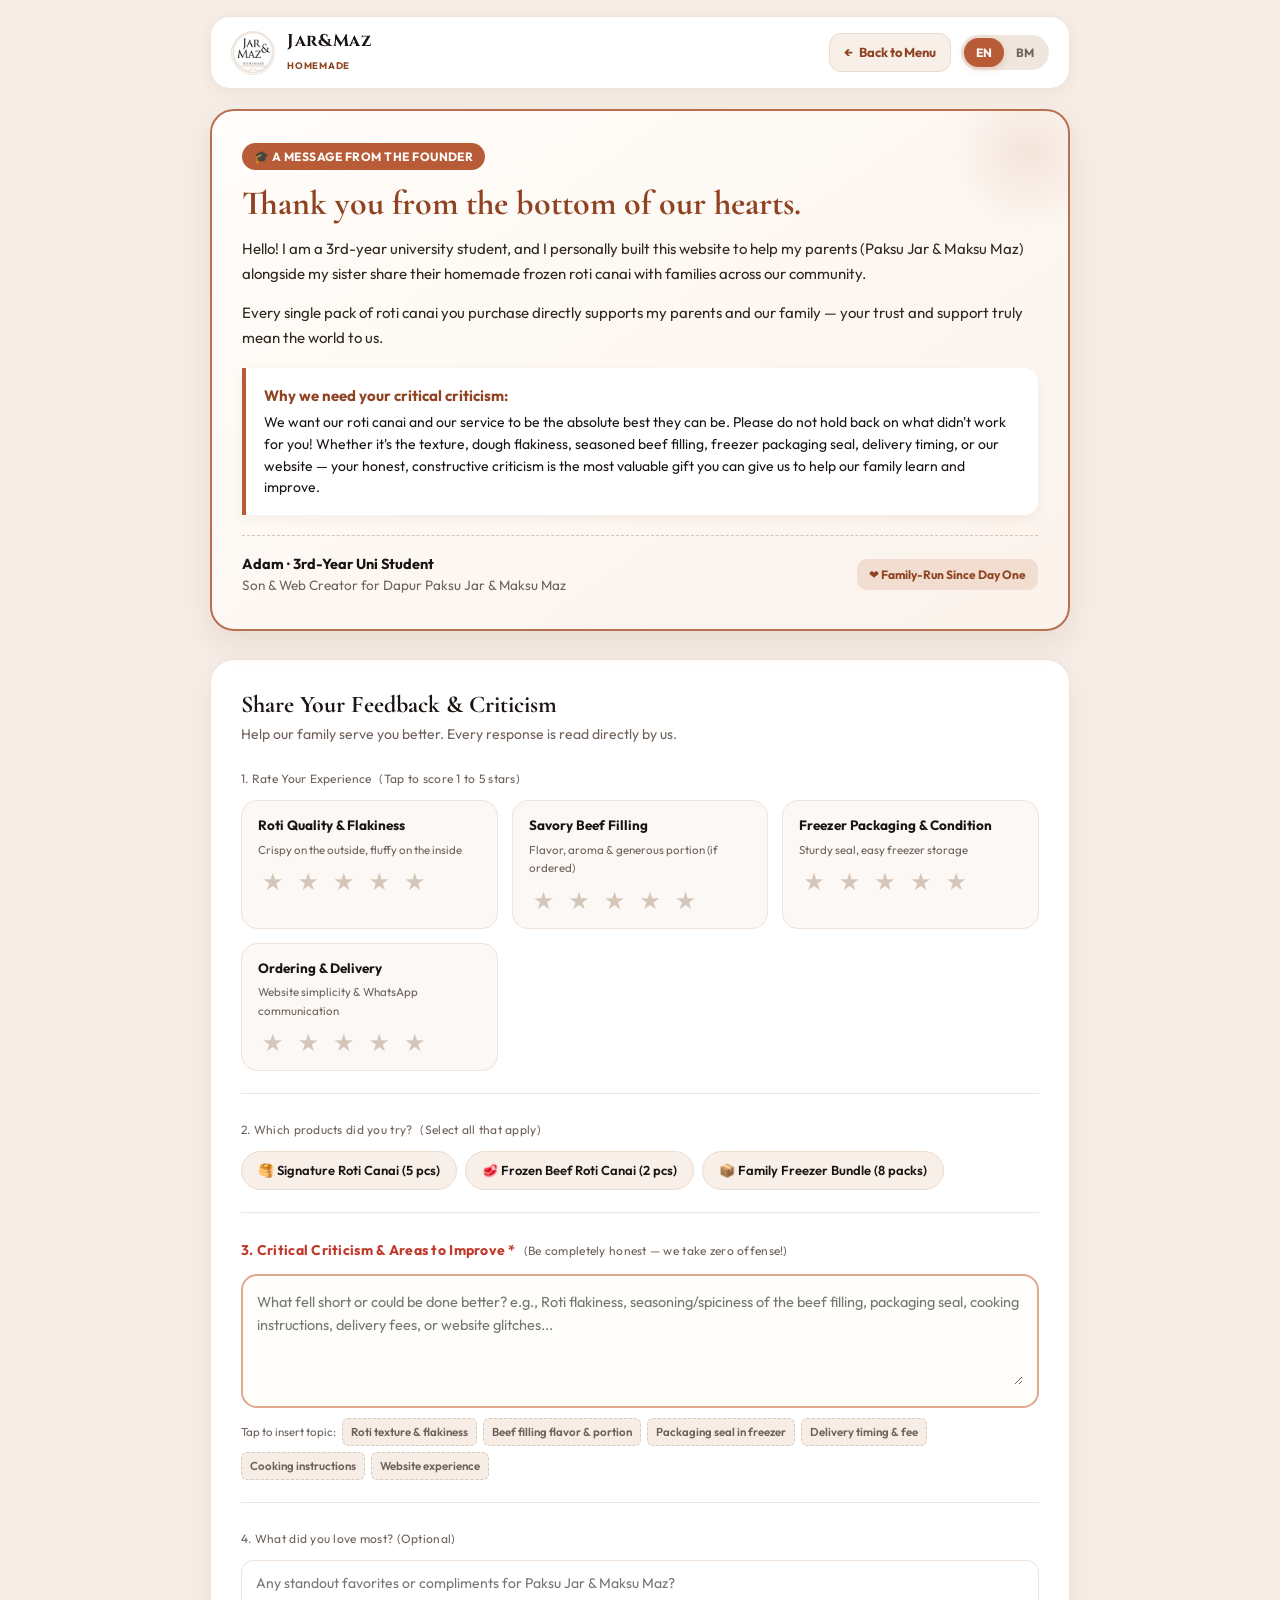
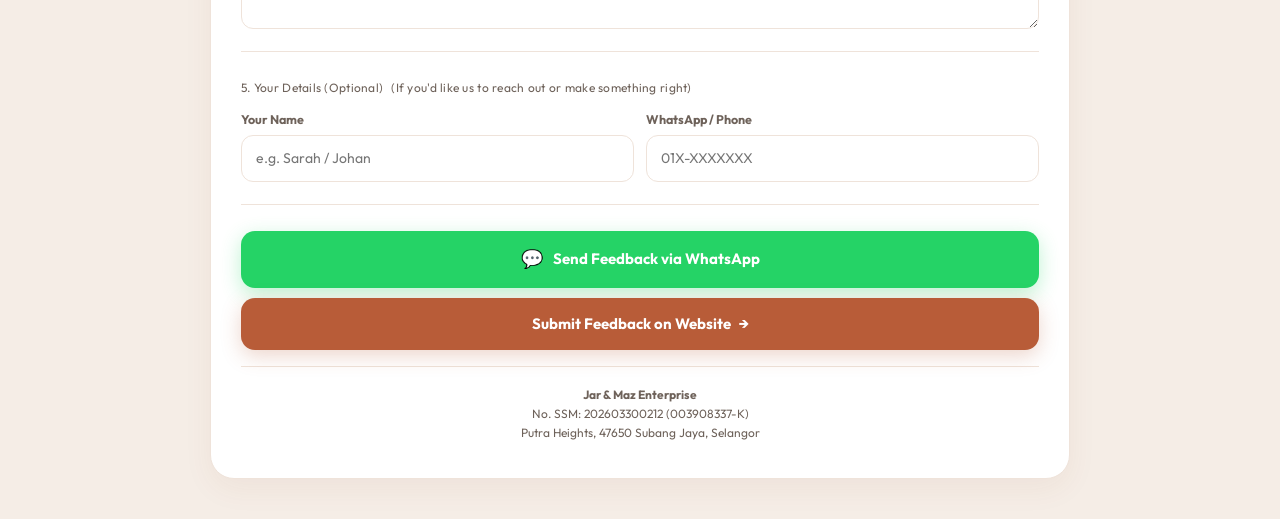
<file: feedback.html>
<!doctype html>
<html lang="en">
<head>
<meta charset="utf-8">
<meta name="viewport" content="width=device-width,initial-scale=1">
<meta name="theme-color" content="#b85c38">
<title>Customer Feedback &amp; Reviews | Jar&amp;Maz Homemade</title>
<meta name="description" content="Customer feedback and reviews for Jar &amp; Maz Homemade (Dapur Paksu Jar &amp; Maksu Maz) artisanal frozen roti canai in Putra Heights, Subang Jaya. Registered business: Jar &amp; Maz Enterprise (SSM 202603300212).">
<link rel="canonical" href="https://jarmazhomemade.com/feedback.html">
<link href="https://fonts.googleapis.com/css2?family=Outfit:wght@400;500;600;700;800&family=Cinzel:wght@500;600;700&family=Cormorant+Garamond:ital,wght@0,600;0,700;1,600&display=swap" rel="stylesheet">
<style>
:root{
  --or:#b85c38;
  --or2:#8f4322;
  --cu:#b87050;
  --bg:#f5ede6;
  --ink:#1a1512;
  --mut:#6e625a;
  --line:#efe3da;
  --ok:#4f7d3a;
  --card-bg:#ffffff;
  --tint:#fbf3ec;
}
*{box-sizing:border-box}
html, body{
  margin:0;
  padding:0;
  overflow-x:hidden;
  background:var(--bg);
  color:var(--ink);
  font:15px/1.6 Outfit,system-ui,sans-serif;
  -webkit-font-smoothing:antialiased;
}
a{color:inherit}
button,input,textarea{font:inherit;color:inherit}
button{cursor:pointer;border:0}
:focus-visible{outline:3px solid #1b6ef3;outline-offset:2px}

.wrap{
  max-width:860px;
  width:calc(100% - 24px);
  margin:16px auto 40px;
  box-sizing:border-box;
}

/* Header */
.top-nav{
  display:flex;
  justify-content:space-between;
  align-items:center;
  gap:12px;
  background:#fff;
  border:1px solid var(--line);
  border-radius:20px;
  padding:12px 20px;
  box-shadow:0 4px 16px rgba(143,67,34,.06);
  margin-bottom:20px;
}
.brand{
  display:flex;
  align-items:center;
  gap:12px;
  text-decoration:none;
}
.brand-img{
  width:44px;
  height:44px;
  border-radius:50%;
  border:1.5px solid var(--line);
  object-fit:cover;
}
.brand-txt b{
  display:block;
  font:700 17px Cinzel,Georgia,serif;
  letter-spacing:.04em;
  color:var(--ink);
}
.brand-sub{
  font-size:9.5px;
  font-weight:700;
  color:var(--or2);
  letter-spacing:.08em;
  text-transform:uppercase;
}
.nav-actions{
  display:flex;
  align-items:center;
  gap:10px;
}
.lg{
  display:flex;
  background:#efe6dd;
  border-radius:99px;
  padding:3px;
}
.lg button{
  background:none;
  border-radius:99px;
  padding:5px 12px;
  font-weight:700;
  font-size:12px;
  color:var(--mut);
  transition:all .2s;
}
.lg button.on{
  background:var(--or);
  color:#fff;
  box-shadow:0 2px 6px rgba(184,92,56,.25);
}
.back-btn{
  display:inline-flex;
  align-items:center;
  gap:6px;
  background:#f7efe8;
  color:var(--or2);
  border:1px solid #ebdcd0;
  border-radius:12px;
  padding:8px 14px;
  font-size:13px;
  font-weight:700;
  text-decoration:none;
  transition:all .2s;
}
.back-btn:hover{
  background:var(--or);
  color:#fff;
  border-color:var(--or);
}

/* Founder Story Card */
.story-card{
  background:linear-gradient(145deg,#fffdfa 0%,#fbf2eb 100%);
  border:2px solid var(--cu);
  border-radius:24px;
  padding:32px 30px;
  box-shadow:0 12px 30px rgba(143,67,34,.1);
  margin-bottom:28px;
  position:relative;
  overflow:hidden;
}
.story-card::before{
  content:'';
  position:absolute;
  top:-40px;
  right:-40px;
  width:160px;
  height:160px;
  background:radial-gradient(circle,rgba(184,92,56,.12) 0%,transparent 70%);
  pointer-events:none;
}
.badge{
  display:inline-flex;
  align-items:center;
  gap:6px;
  background:var(--or);
  color:#fff;
  padding:4px 12px;
  border-radius:99px;
  font-size:12px;
  font-weight:700;
  letter-spacing:.04em;
  text-transform:uppercase;
  margin-bottom:14px;
}
.story-card h1{
  margin:0 0 14px;
  font:700 clamp(24px,3.8vw,34px)/1.15 "Cormorant Garamond",Georgia,serif;
  color:var(--or2);
}
.story-body p{
  margin:0 0 14px;
  color:#312822;
  font-size:15px;
  line-height:1.65;
}
.story-callout{
  background:#fff;
  border-left:4px solid var(--or);
  border-radius:0 14px 14px 0;
  padding:16px 18px;
  margin:18px 0;
  box-shadow:0 4px 12px rgba(143,67,34,.06);
}
.story-callout b{
  color:var(--or2);
  display:block;
  margin-bottom:4px;
  font-size:15px;
}
.story-callout p{
  margin:0;
  font-size:14px;
  color:var(--ink);
  line-height:1.55;
}
.signature{
  margin-top:20px;
  padding-top:16px;
  border-top:1px dashed #d8c3b4;
  display:flex;
  align-items:center;
  justify-content:space-between;
  flex-wrap:wrap;
  gap:12px;
}
.sig-author{
  font-size:13.5px;
  color:var(--mut);
}
.sig-author b{
  color:var(--ink);
  display:block;
  font-size:14.5px;
}
.sig-badge{
  display:inline-flex;
  align-items:center;
  gap:6px;
  background:#f1ded0;
  color:var(--or2);
  padding:6px 12px;
  border-radius:10px;
  font-size:12px;
  font-weight:700;
}

/* Form Container */
.form-card{
  background:#fff;
  border:1px solid var(--line);
  border-radius:24px;
  padding:30px;
  box-shadow:0 10px 30px rgba(143,67,34,.06);
}
.form-card h2{
  margin:0 0 4px;
  font:700 24px "Cormorant Garamond",Georgia,serif;
  color:var(--ink);
}
.form-card .desc{
  margin:0 0 24px;
  color:var(--mut);
  font-size:14px;
}
.sec{
  margin-bottom:26px;
  padding-bottom:22px;
  border-bottom:1px solid var(--line);
}
.sec:last-child{
  border-bottom:0;
  padding-bottom:0;
  margin-bottom:0;
}
.sec-title{
  font-size:14px;
  font-weight:700;
  color:var(--or2);
  letter-spacing:.02em;
  margin-bottom:12px;
  display:flex;
  flex-wrap:wrap;
  align-items:baseline;
  gap:4px 8px;
}
.sec-title span{
  color:var(--mut);
  font-weight:400;
  font-size:12px;
}

/* Rating Grid */
.rate-grid{
  display:grid;
  grid-template-columns:repeat(auto-fit,minmax(250px,1fr));
  gap:14px;
}
.rate-item{
  background:#fbf8f5;
  border:1px solid var(--line);
  border-radius:16px;
  padding:14px 16px;
  display:flex;
  flex-direction:column;
  gap:8px;
}
.rate-label{
  font-size:13.5px;
  font-weight:700;
  color:var(--ink);
}
.rate-hint{
  font-size:11.5px;
  color:var(--mut);
  margin-top:-4px;
}
.stars{
  display:flex;
  gap:6px;
}
.star-btn{
  background:none;
  font-size:24px;
  color:#d5c6ba;
  padding:2px 4px;
  line-height:1;
  transition:transform .15s,color .15s;
}
.star-btn:hover,
.star-btn.on{
  color:#e59124;
  transform:scale(1.15);
}

/* Product Choice Pills */
.chips{
  display:flex;
  flex-wrap:wrap;
  gap:8px;
}
.chip{
  background:#f7efe8;
  color:var(--ink);
  border:1px solid #ebdcd0;
  border-radius:99px;
  padding:8px 16px;
  font-size:13px;
  font-weight:600;
  cursor:pointer;
  transition:all .2s;
  user-select:none;
}
.chip:hover{
  border-color:var(--cu);
}
.chip.selected{
  background:var(--or);
  color:#fff;
  border-color:var(--or);
  box-shadow:0 3px 10px rgba(184,92,56,.25);
}

/* Text Inputs */
.critique-box{
  background:#fffdfa;
  border:2px solid #e2a88e;
  border-radius:16px;
  padding:14px;
  transition:border-color .2s,box-shadow .2s;
}
.critique-box:focus-within{
  border-color:var(--or);
  box-shadow:0 0 0 3px rgba(184,92,56,.15);
}
.critique-box textarea{
  width:100%;
  border:0;
  background:transparent;
  resize:vertical;
  min-height:95px;
  font-size:14.5px;
  outline:none;
  padding:0;
}
.suggest-tags{
  display:flex;
  flex-wrap:wrap;
  gap:6px;
  margin-top:10px;
  align-items:center;
}
.suggest-tag{
  background:#f5ede6;
  color:var(--mut);
  border:1px dashed #dccab8;
  border-radius:6px;
  padding:4px 8px;
  font-size:11.5px;
  font-weight:600;
  cursor:pointer;
  transition:all .15s;
}
.suggest-tag:hover{
  background:#ebdcd0;
  color:var(--or2);
}

.input-row{
  display:grid;
  grid-template-columns:1fr 1fr;
  gap:12px;
}
.field{
  display:flex;
  flex-direction:column;
  gap:6px;
}
.field label{
  font-size:12.5px;
  font-weight:700;
  color:var(--mut);
}
.field input, .field textarea{
  border:1px solid var(--line);
  background:#fff;
  border-radius:12px;
  padding:11px 14px;
  font-size:14px;
  transition:border-color .2s;
}
.field input:focus, .field textarea:focus{
  border-color:var(--or);
  outline:none;
}

/* Action Buttons */
.form-actions{
  display:flex;
  flex-direction:column;
  gap:10px;
  margin-top:24px;
}
.btn-wa{
  background:#25D366;
  color:#fff;
  font-weight:700;
  font-size:15px;
  padding:14px 20px;
  border-radius:14px;
  display:inline-flex;
  align-items:center;
  justify-content:center;
  gap:10px;
  box-shadow:0 6px 20px rgba(37,211,102,.3);
  text-decoration:none;
  transition:transform .2s,box-shadow .2s;
}
.btn-wa:hover{
  transform:translateY(-2px);
  box-shadow:0 8px 24px rgba(37,211,102,.4);
}
.btn-wa:active{
  transform:scale(.98);
}
.btn-submit{
  background:var(--or);
  color:#fff;
  font-weight:700;
  font-size:15px;
  padding:14px 20px;
  border-radius:14px;
  display:inline-flex;
  align-items:center;
  justify-content:center;
  gap:8px;
  box-shadow:0 6px 20px rgba(184,92,56,.25);
  transition:transform .2s,background .2s;
}
.btn-submit:hover{
  background:var(--or2);
  transform:translateY(-2px);
}
.btn-submit:active{
  transform:scale(.98);
}

/* Success Modal */
.modal-bd{
  position:fixed;
  inset:0;
  background:rgba(30,20,12,.6);
  opacity:0;
  pointer-events:none;
  transition:.25s;
  z-index:90;
}
.modal-bd.show{
  opacity:1;
  pointer-events:auto;
}
.success-modal{
  position:fixed;
  inset:0;
  display:grid;
  place-items:center;
  padding:20px;
  z-index:95;
  opacity:0;
  pointer-events:none;
  transition:.25s;
}
.success-modal.show{
  opacity:1;
  pointer-events:auto;
}
.success-card{
  background:#fff;
  max-width:460px;
  width:100%;
  border-radius:24px;
  padding:32px 26px;
  text-align:center;
  box-shadow:0 20px 50px rgba(30,20,12,.3);
  display:flex;
  flex-direction:column;
  align-items:center;
  gap:12px;
}
.success-icon{
  width:72px;
  height:72px;
  border-radius:50%;
  background:#e8f4e2;
  color:var(--ok);
  font-size:36px;
  display:grid;
  place-items:center;
}
.success-card h3{
  margin:0;
  font:700 24px "Cormorant Garamond",Georgia,serif;
  color:var(--ink);
}
.success-card p{
  margin:0;
  color:var(--mut);
  font-size:14px;
  line-height:1.55;
}
.success-actions{
  display:flex;
  flex-direction:column;
  width:100%;
  gap:8px;
  margin-top:14px;
}

@media(max-width:700px){
  .wrap{margin:10px auto 36px;width:calc(100% - 16px)}
  .top-nav{padding:8px 12px;margin-bottom:14px;gap:6px;border-radius:16px}
  .brand{gap:8px;min-width:0}
  .brand-img{width:36px;height:36px;flex:none}
  .brand-txt b{font-size:14px;white-space:nowrap}
  .brand-sub{font-size:8px}
  .nav-actions{gap:6px;flex:none}
  .back-btn{padding:5px 9px;font-size:12px;border-radius:10px}
  .back-btn .btn-lbl{display:none}
  .lg{padding:2px}
  .lg button{padding:3px 8px;font-size:11px}
  .story-card{padding:18px 14px;margin-bottom:18px;border-radius:18px}
  .story-card h1{font-size:clamp(20px,5.5vw,26px);line-height:1.2;margin-bottom:10px}
  .story-body p{font-size:14px;line-height:1.55;margin-bottom:10px}
  .story-callout{padding:12px 14px;margin:14px 0;border-radius:0 10px 10px 0}
  .form-card{padding:16px 12px;border-radius:18px}
  .rate-grid{grid-template-columns:1fr;gap:10px}
  .rate-item{padding:12px 14px}
  .chips .chip{font-size:12px;padding:6px 12px}
  .suggest-tags{gap:4px}
  .suggest-tag{font-size:10.5px;padding:3px 6px}
  .input-row{grid-template-columns:1fr}
  .stars{gap:3px}
  .star-btn{font-size:20px;padding:1px 2px}
  .sec-title{flex-direction:column;align-items:flex-start;gap:2px}
  .btn-wa, .btn-submit{font-size:14px;padding:12px 14px}
}
</style>
</head>
<body>

<div class="wrap">
  <!-- Top Navigation Header -->
  <header class="top-nav">
    <a href="index.html" class="brand" title="Back to Jar&Maz Homepage">
      <img class="brand-img" src="[data-uri]" onerror="this.onerror=null;this.src='assets/logo.jpg'" alt="Jar&amp;Maz Homemade logo">
      <div class="brand-txt">
        <b>Jar&amp;Maz</b>
        <span class="brand-sub">HOMEMADE</span>
      </div>
    </a>
    <div class="nav-actions">
      <a href="index.html" class="back-btn">
        <span>←</span> <span class="btn-lbl" data-t="backMenu">Back to Menu</span>
      </a>
      <div class="lg" role="group" aria-label="Language">
        <button data-lang="en" class="on">EN</button>
        <button data-lang="ms">BM</button>
      </div>
    </div>
  </header>

  <!-- Founder Story & Gratitude Card (Permanently in English) -->
  <article class="story-card">
    <span class="badge">🎓 A Message from the Founder</span>
    <h1>Thank you from the bottom of our hearts.</h1>
    
    <div class="story-body">
      <p>
        Hello! I am a 3rd-year university student, and I personally built this website to help my parents (Paksu Jar &amp; Maksu Maz) alongside my sister share their homemade frozen roti canai with families across our community.
      </p>
      <p>
        Every single pack of roti canai you purchase directly supports my parents and our family — your trust and support truly mean the world to us.
      </p>

      <div class="story-callout">
        <b>Why we need your critical criticism:</b>
        <p>
          We want our roti canai and our service to be the absolute best they can be. Please do not hold back on what didn't work for you! Whether it's the texture, dough flakiness, seasoned beef filling, freezer packaging seal, delivery timing, or our website — your honest, constructive criticism is the most valuable gift you can give us to help our family learn and improve.
        </p>
      </div>

      <div class="signature">
        <div class="sig-author">
          <b>Adam · 3rd-Year Uni Student</b>
          <span>Son &amp; Web Creator for Dapur Paksu Jar &amp; Maksu Maz</span>
        </div>
        <div class="sig-badge">
          ❤️ Family-Run Since Day One
        </div>
      </div>
    </div>
  </article>

  <!-- Feedback Form -->
  <main class="form-card">
    <h2 data-t="formH">Share Your Feedback &amp; Criticism</h2>
    <p class="desc" data-t="formSub">Help our family serve you better. Every response is read directly by us.</p>

    <form id="feedbackForm">
      <!-- Section 1: Experience Ratings -->
      <div class="sec">
        <div class="sec-title">
          <span data-t="sec1H">1. Rate Your Experience</span>
          <span data-t="sec1Sub">(Tap to score 1 to 5 stars)</span>
        </div>
        
        <div class="rate-grid">
          <div class="rate-item">
            <span class="rate-label" data-t="rRoti">Roti Quality &amp; Flakiness</span>
            <span class="rate-hint" data-t="rRotiH">Crispy on the outside, fluffy on the inside</span>
            <div class="stars" data-rate="roti">
              <button type="button" class="star-btn" data-v="1" aria-label="1 star">★</button>
              <button type="button" class="star-btn" data-v="2" aria-label="2 stars">★</button>
              <button type="button" class="star-btn" data-v="3" aria-label="3 stars">★</button>
              <button type="button" class="star-btn" data-v="4" aria-label="4 stars">★</button>
              <button type="button" class="star-btn" data-v="5" aria-label="5 stars">★</button>
            </div>
          </div>

          <div class="rate-item">
            <span class="rate-label" data-t="rBeef">Savory Beef Filling</span>
            <span class="rate-hint" data-t="rBeefH">Flavor, aroma &amp; generous portion (if ordered)</span>
            <div class="stars" data-rate="beef">
              <button type="button" class="star-btn" data-v="1" aria-label="1 star">★</button>
              <button type="button" class="star-btn" data-v="2" aria-label="2 stars">★</button>
              <button type="button" class="star-btn" data-v="3" aria-label="3 stars">★</button>
              <button type="button" class="star-btn" data-v="4" aria-label="4 stars">★</button>
              <button type="button" class="star-btn" data-v="5" aria-label="5 stars">★</button>
            </div>
          </div>

          <div class="rate-item">
            <span class="rate-label" data-t="rPack">Freezer Packaging &amp; Condition</span>
            <span class="rate-hint" data-t="rPackH">Sturdy seal, easy freezer storage</span>
            <div class="stars" data-rate="pack">
              <button type="button" class="star-btn" data-v="1" aria-label="1 star">★</button>
              <button type="button" class="star-btn" data-v="2" aria-label="2 stars">★</button>
              <button type="button" class="star-btn" data-v="3" aria-label="3 stars">★</button>
              <button type="button" class="star-btn" data-v="4" aria-label="4 stars">★</button>
              <button type="button" class="star-btn" data-v="5" aria-label="5 stars">★</button>
            </div>
          </div>

          <div class="rate-item">
            <span class="rate-label" data-t="rService">Ordering &amp; Delivery</span>
            <span class="rate-hint" data-t="rServiceH">Website simplicity &amp; WhatsApp communication</span>
            <div class="stars" data-rate="service">
              <button type="button" class="star-btn" data-v="1" aria-label="1 star">★</button>
              <button type="button" class="star-btn" data-v="2" aria-label="2 stars">★</button>
              <button type="button" class="star-btn" data-v="3" aria-label="3 stars">★</button>
              <button type="button" class="star-btn" data-v="4" aria-label="4 stars">★</button>
              <button type="button" class="star-btn" data-v="5" aria-label="5 stars">★</button>
            </div>
          </div>
        </div>
      </div>

      <!-- Section 2: Items Ordered -->
      <div class="sec">
        <div class="sec-title">
          <span data-t="sec2H">2. Which products did you try?</span>
          <span data-t="sec2Sub">(Select all that apply)</span>
        </div>
        <div class="chips">
          <button type="button" class="chip" data-item="Signature Frozen Roti Canai (5pcs)" data-t="itemRoti">🥞 Signature Roti Canai (5 pcs)</button>
          <button type="button" class="chip" data-item="Frozen Beef Roti Canai (2pcs)" data-t="itemBeef">🥩 Frozen Beef Roti Canai (2 pcs)</button>
          <button type="button" class="chip" data-item="Family Freezer Bundle" data-t="itemBundle">📦 Family Freezer Bundle (8 packs)</button>
        </div>
      </div>

      <!-- Section 3: Critical Criticism (Crucial Part) -->
      <div class="sec">
        <div class="sec-title">
          <b style="color:#c0392b" data-t="sec3H">3. Critical Criticism &amp; Areas to Improve *</b>
          <span data-t="sec3Sub">(Be completely honest — we take zero offense!)</span>
        </div>
        <div class="critique-box">
          <textarea id="critique" required rows="3" data-ph="critiquePh" placeholder="What fell short or could be done better? e.g., Roti flakiness, seasoning/spiciness of the beef filling, packaging seal, cooking instructions, delivery fees, or website glitches..."></textarea>
        </div>
        <div class="suggest-tags">
          <span style="font-size:11.5px;color:var(--mut)" data-t="quickAdd">Tap to insert topic:</span>
          <button type="button" class="suggest-tag" data-insert="Roti texture & flakiness" data-t="tagRoti">Roti texture &amp; flakiness</button>
          <button type="button" class="suggest-tag" data-insert="Beef filling flavor & portion" data-t="tagBeef">Beef filling flavor &amp; portion</button>
          <button type="button" class="suggest-tag" data-insert="Packaging seal in freezer" data-t="tagPack">Packaging seal</button>
          <button type="button" class="suggest-tag" data-insert="Delivery timing & fee" data-t="tagDlv">Delivery timing &amp; fee</button>
          <button type="button" class="suggest-tag" data-insert="Cooking / heating instructions" data-t="tagCook">Cooking instructions</button>
          <button type="button" class="suggest-tag" data-insert="Website & ordering experience" data-t="tagWeb">Website experience</button>
        </div>
      </div>

      <!-- Section 4: What Did You Love? -->
      <div class="sec">
        <div class="sec-title">
          <span data-t="sec4H">4. What did you love most? (Optional)</span>
        </div>
        <div class="field">
          <textarea id="positives" rows="2" data-ph="positivesPh" placeholder="Any standout favorites or compliments for Paksu Jar & Maksu Maz?"></textarea>
        </div>
      </div>

      <!-- Section 5: Customer Details (Optional) -->
      <div class="sec">
        <div class="sec-title">
          <span data-t="sec5H">5. Your Details (Optional)</span>
          <span data-t="sec5Sub">(If you'd like us to reach out or make something right)</span>
        </div>
        <div class="input-row">
          <div class="field">
            <label for="cName" data-t="lName">Your Name</label>
            <input type="text" id="cName" data-ph="pName" placeholder="e.g. Sarah / Johan">
          </div>
          <div class="field">
            <label for="cPhone" data-t="lPhone">WhatsApp / Phone</label>
            <input type="tel" id="cPhone" inputmode="tel" data-ph="pPhone" placeholder="01X-XXXXXXX">
          </div>
        </div>
      </div>

      <!-- Actions -->
      <div class="form-actions">
        <button type="button" class="btn-wa" id="btnWhatsApp">
          <span style="font-size:18px">💬</span> <span data-t="btnWa">Send Feedback via WhatsApp</span>
        </button>
        <button type="submit" class="btn-submit" id="btnSubmit">
          <span data-t="btnSite">Submit Feedback on Website</span> →
        </button>
      </div>
    </form>
    <footer style="text-align:center;font-size:12px;color:var(--mut);padding:18px 8px 6px;margin-top:16px;border-top:1px solid var(--line)"><b style="color:inherit">Jar &amp; Maz Enterprise</b><br>No. SSM: 202603300212 (003908337-K)<br>Putra Heights, 47650 Subang Jaya, Selangor</footer>
  </main>
</div>

<!-- Success Modal -->
<div class="modal-bd" id="modalBd"></div>
<div class="success-modal" id="successModal" role="dialog" aria-modal="true" aria-labelledby="modalTitle">
  <div class="success-card">
    <div class="success-icon">✓</div>
    <h3 id="modalTitle">Thank you so much!</h3>
    <p>Your constructive feedback and criticism have been received. It means the world to our student founder and his parents as we work hard every day to improve.</p>
    
    <div class="success-actions">
      <button type="button" class="btn-wa" id="mWaBtn" style="font-size:14px;padding:11px 16px">
        <span>💬</span> <span data-t="mWa">Also Send to WhatsApp</span>
      </button>
      <a href="index.html" class="back-btn" style="justify-content:center;padding:12px">
        <span data-t="mBack">Return to Menu</span>
      </a>
    </div>
  </div>
</div>

<script>
const WA_PHONE = '60192788617';
// Google Apps Script Web App URL for live Google Sheet collection:
const GOOGLE_SHEET_URL = window.ROTI_FEEDBACK_SHEET_URL || 'https://script.google.com/macros/s/AKfycbzq_hL25uGIGuBaf6ZlPNVPnSpUQmm1Jad1-Al6LzeNrWaG3CQhGU42RVBqkyI9VrtE/exec';

// State
let ratings = { roti: 0, beef: 0, pack: 0, service: 0 };
let selectedItems = new Set();
let lang = 'en';

// Star rating logic
document.querySelectorAll('.stars').forEach(group => {
  const cat = group.dataset.rate;
  const btns = group.querySelectorAll('.star-btn');
  
  btns.forEach(btn => {
    btn.addEventListener('mouseenter', () => {
      const v = Number(btn.dataset.v);
      highlightStars(btns, v);
    });
    btn.addEventListener('click', () => {
      const v = Number(btn.dataset.v);
      ratings[cat] = v;
      highlightStars(btns, v);
    });
  });

  group.addEventListener('mouseleave', () => {
    highlightStars(btns, ratings[cat] || 0);
  });
});

function highlightStars(btns, val) {
  btns.forEach(b => {
    const v = Number(b.dataset.v);
    b.classList.toggle('on', v <= val);
  });
}

// Product chip multi-select
document.querySelectorAll('.chip').forEach(btn => {
  btn.addEventListener('click', () => {
    const item = btn.dataset.item;
    if (selectedItems.has(item)) {
      selectedItems.delete(item);
      btn.classList.remove('selected');
    } else {
      selectedItems.add(item);
      btn.classList.add('selected');
    }
  });
});

// Quick suggestion tags into textarea
document.querySelectorAll('.suggest-tag').forEach(btn => {
  btn.addEventListener('click', () => {
    const ta = document.getElementById('critique');
    const txt = btn.dataset.insert;
    const cur = ta.value.trim();
    if (!cur) {
      ta.value = txt + ': ';
    } else {
      ta.value = cur + '\n• ' + txt + ': ';
    }
    ta.focus();
  });
});

// WhatsApp Message Formatter
function buildWhatsAppMessage() {
  const name = document.getElementById('cName').value.trim() || 'Customer';
  const phone = document.getElementById('cPhone').value.trim();
  const critique = document.getElementById('critique').value.trim();
  const positives = document.getElementById('positives').value.trim();
  const items = Array.from(selectedItems).join(', ') || 'General Order';

  const starText = n => n > 0 ? '★'.repeat(n) + '☆'.repeat(5 - n) + ` (${n}/5)` : 'Not rated';

  let msg = `*Customer Feedback for Dapur Paksu Jar & Maksu Maz*\n\n`;
  msg += `*From:* ${name}${phone ? ' (' + phone + ')' : ''}\n`;
  msg += `*Items Tried:* ${items}\n\n`;
  
  msg += `*Ratings:*\n`;
  msg += `• Roti Quality: ${starText(ratings.roti)}\n`;
  msg += `• Beef Filling: ${starText(ratings.beef)}\n`;
  msg += `• Packaging: ${starText(ratings.pack)}\n`;
  msg += `• Service & Delivery: ${starText(ratings.service)}\n\n`;

  if (critique) {
    msg += `*Critical Criticism & Areas to Improve:*\n${critique}\n\n`;
  }
  if (positives) {
    msg += `*What I Loved Most:*\n${positives}\n\n`;
  }

  msg += `_Sent from Jar&Maz Feedback Page by Adam_`;
  return msg;
}

function openWhatsApp() {
  const critique = document.getElementById('critique').value.trim();
  if (!critique) {
    alert(tr('alertCritique'));
    document.getElementById('critique').focus();
    return;
  }
  const text = buildWhatsAppMessage();
  const url = `https://wa.me/${WA_PHONE}?text=${encodeURIComponent(text)}`;
  window.open(url, '_blank', 'noopener');
}

document.getElementById('btnWhatsApp').addEventListener('click', openWhatsApp);
document.getElementById('mWaBtn').addEventListener('click', openWhatsApp);

// Form Submission on Web
const feedbackForm = document.getElementById('feedbackForm');
const modalBd = document.getElementById('modalBd');
const successModal = document.getElementById('successModal');

feedbackForm.addEventListener('submit', async (e) => {
  e.preventDefault();
  const critique = document.getElementById('critique').value.trim();
  if (!critique) {
    alert(tr('alertCritique'));
    document.getElementById('critique').focus();
    return;
  }

  const btnSubmit = document.getElementById('btnSubmit');
  const origBtnContent = btnSubmit.innerHTML;
  btnSubmit.disabled = true;
  btnSubmit.innerHTML = `<span>⏳</span> ${tr('submitting')}`;

  const feedbackData = {
    date: new Date().toISOString(),
    name: document.getElementById('cName').value.trim() || 'Anonymous',
    phone: document.getElementById('cPhone').value.trim(),
    items: Array.from(selectedItems),
    ratings: { ...ratings },
    critique: critique,
    positives: document.getElementById('positives').value.trim()
  };

  // 1. Send to Google Sheets if URL configured
  if (GOOGLE_SHEET_URL && GOOGLE_SHEET_URL.startsWith('http')) {
    try {
      await fetch(GOOGLE_SHEET_URL, {
        method: 'POST',
        mode: 'no-cors',
        headers: { 'Content-Type': 'application/json' },
        body: JSON.stringify(feedbackData)
      });
    } catch (err) {
      console.warn('Google Sheets transmission note:', err);
    }
  }

  // 2. Keep local backup in browser
  try {
    const list = JSON.parse(localStorage.getItem('rotiFeedbackList') || '[]');
    list.push(feedbackData);
    localStorage.setItem('rotiFeedbackList', JSON.stringify(list));
  } catch (err) {
    console.error('Storage error', err);
  }

  // 3. Reset form
  btnSubmit.disabled = false;
  btnSubmit.innerHTML = origBtnContent;
  feedbackForm.reset();
  ratings = { roti: 0, beef: 0, pack: 0, service: 0 };
  document.querySelectorAll('.stars .star-btn').forEach(b => b.classList.remove('on'));
  selectedItems.clear();
  document.querySelectorAll('.chip').forEach(c => c.classList.remove('selected'));

  // 4. Show thank you modal
  modalBd.classList.add('show');
  successModal.classList.add('show');
});

modalBd.addEventListener('click', () => {
  modalBd.classList.remove('show');
  successModal.classList.remove('show');
});

// Bilingual Dictionary
const L = {
  en: {
    backMenu: "Back to Menu",
    formH: "Share Your Feedback & Criticism",
    formSub: "Help our family serve you better. Every response is read directly by us.",
    sec1H: "1. Rate Your Experience",
    sec1Sub: "(Tap to score 1 to 5 stars)",
    rRoti: "Roti Quality & Flakiness",
    rRotiH: "Crispy on the outside, fluffy on the inside",
    rBeef: "Savory Beef Filling",
    rBeefH: "Flavor, aroma & generous portion (if ordered)",
    rPack: "Freezer Packaging & Condition",
    rPackH: "Sturdy seal, easy freezer storage",
    rService: "Ordering & Delivery",
    rServiceH: "Website simplicity & WhatsApp communication",
    sec2H: "2. Which products did you try?",
    sec2Sub: "(Select all that apply)",
    itemRoti: "🥞 Signature Roti Canai (5 pcs)",
    itemBeef: "🥩 Frozen Beef Roti Canai (2 pcs)",
    itemBundle: "📦 Family Freezer Bundle (8 packs)",
    sec3H: "3. Critical Criticism & Areas to Improve *",
    sec3Sub: "(Be completely honest — we take zero offense!)",
    critiquePh: "What fell short or could be done better? e.g., Roti flakiness, seasoning/spiciness of the beef filling, packaging seal, cooking instructions, delivery fees, or website glitches...",
    quickAdd: "Tap to insert topic:",
    tagRoti: "Roti texture & flakiness",
    tagBeef: "Beef filling flavor & portion",
    tagPack: "Packaging seal in freezer",
    tagDlv: "Delivery timing & fee",
    tagCook: "Cooking instructions",
    tagWeb: "Website experience",
    sec4H: "4. What did you love most? (Optional)",
    positivesPh: "Any standout favorites or compliments for Paksu Jar & Maksu Maz?",
    sec5H: "5. Your Details (Optional)",
    sec5Sub: "(If you'd like us to reach out or make something right)",
    lName: "Your Name",
    pName: "e.g. Sarah / Johan",
    lPhone: "WhatsApp / Phone",
    pPhone: "01X-XXXXXXX",
    btnWa: "Send Feedback via WhatsApp",
    btnSite: "Submit Feedback on Website",
    submitting: "Submitting...",
    mWa: "Also Send to WhatsApp",
    mBack: "Return to Menu",
    alertCritique: "Please provide a sentence or two under Critical Criticism so we know where we can improve!"
  },
  ms: {
    backMenu: "Kembali ke Menu",
    formH: "Kongsi Maklum Balas & Kritikan Anda",
    formSub: "Bantu keluarga kami memberikan yang terbaik. Setiap maklum balas dibaca terus oleh kami.",
    sec1H: "1. Nilaikan Pengalaman Anda",
    sec1Sub: "(Tekan untuk pilih 1 hingga 5 bintang)",
    rRoti: "Kualiti & Kegaringan Roti",
    rRotiH: "Garing di luar, gebu di dalam",
    rBeef: "Inti Daging Berempah",
    rBeefH: "Rasa, aroma & kepuasan inti (jika ada memesan)",
    rPack: "Pembungkusan & Ketahanan Freezer",
    rPackH: "Kekedapan pek & kemudahan simpanan",
    rService: "Tempahan & Penghantaran",
    rServiceH: "Kemudahan laman web & servis WhatsApp",
    sec2H: "2. Produk yang anda telah cuba?",
    sec2Sub: "(Pilih mana yang berkaitan)",
    itemRoti: "🥞 Roti Canai Biasa (5 keping)",
    itemBeef: "🥩 Roti Canai Daging (2 keping)",
    itemBundle: "📦 Family Freezer Bundle (8 pek)",
    sec3H: "3. Kritikan Membina & Ruang Penambahbaikan *",
    sec3Sub: "(Bercakaplah dengan jujur — kami langsung tidak berkecil hati!)",
    critiquePh: "Apa yang kurang atau boleh diperbaiki? Contoh: tekstur roti, rasa inti daging, kekedapan pek, arahan memasak, kos penghantaran atau isu laman web...",
    quickAdd: "Tekan untuk tambah topik:",
    tagRoti: "Tekstur & kegaringan roti",
    tagBeef: "Rasa & kuantiti inti daging",
    tagPack: "Kekedapan pek dalam freezer",
    tagDlv: "Masa & caj penghantaran",
    tagCook: "Arahan memasak / memanaskan",
    tagWeb: "Pengalaman laman web",
    sec4H: "4. Apa yang paling anda sukai? (Pilihan)",
    positivesPh: "Pujian atau keenakan kegemaran anda untuk Paksu Jar & Maksu Maz?",
    sec5H: "5. Maklumat Anda (Pilihan)",
    sec5Sub: "(Jika anda sudi untuk kami hubungi semula)",
    lName: "Nama Anda",
    pName: "cth: Sarah / Johan",
    lPhone: "WhatsApp / Telefon",
    pPhone: "01X-XXXXXXX",
    btnWa: "Hantar Maklum Balas ke WhatsApp",
    btnSite: "Hantar Maklum Balas di Laman Web",
    submitting: "Menghantar...",
    mWa: "Hantar juga ke WhatsApp",
    mBack: "Kembali ke Menu",
    alertCritique: "Sila tulis sedikit pandangan di bawah ruangan Kritikan Membina supaya kami tahu apa yang boleh diperbaiki!"
  }
};

const tr = k => L[lang][k] ?? L.en[k] ?? k;

function setLang(l) {
  lang = l;
  try { localStorage.setItem('rotiLang', l); } catch(e) {}
  document.documentElement.lang = l;
  
  document.querySelectorAll('[data-t]').forEach(el => {
    const key = el.dataset.t;
    if (L[lang][key]) el.innerHTML = L[lang][key];
  });
  document.querySelectorAll('[data-ph]').forEach(el => {
    const key = el.dataset.ph;
    if (L[lang][key]) el.placeholder = L[lang][key];
  });
  document.querySelectorAll('[data-lang]').forEach(b => {
    b.classList.toggle('on', b.dataset.lang === l);
  });
}

document.querySelectorAll('[data-lang]').forEach(b => {
  b.addEventListener('click', () => setLang(b.dataset.lang));
});

// Initialize language from localStorage
try {
  const saved = localStorage.getItem('rotiLang');
  if (saved === 'ms') setLang('ms');
  else setLang('en');
} catch(e) {
  setLang('en');
}
</script>
</body>
</html>
</file>
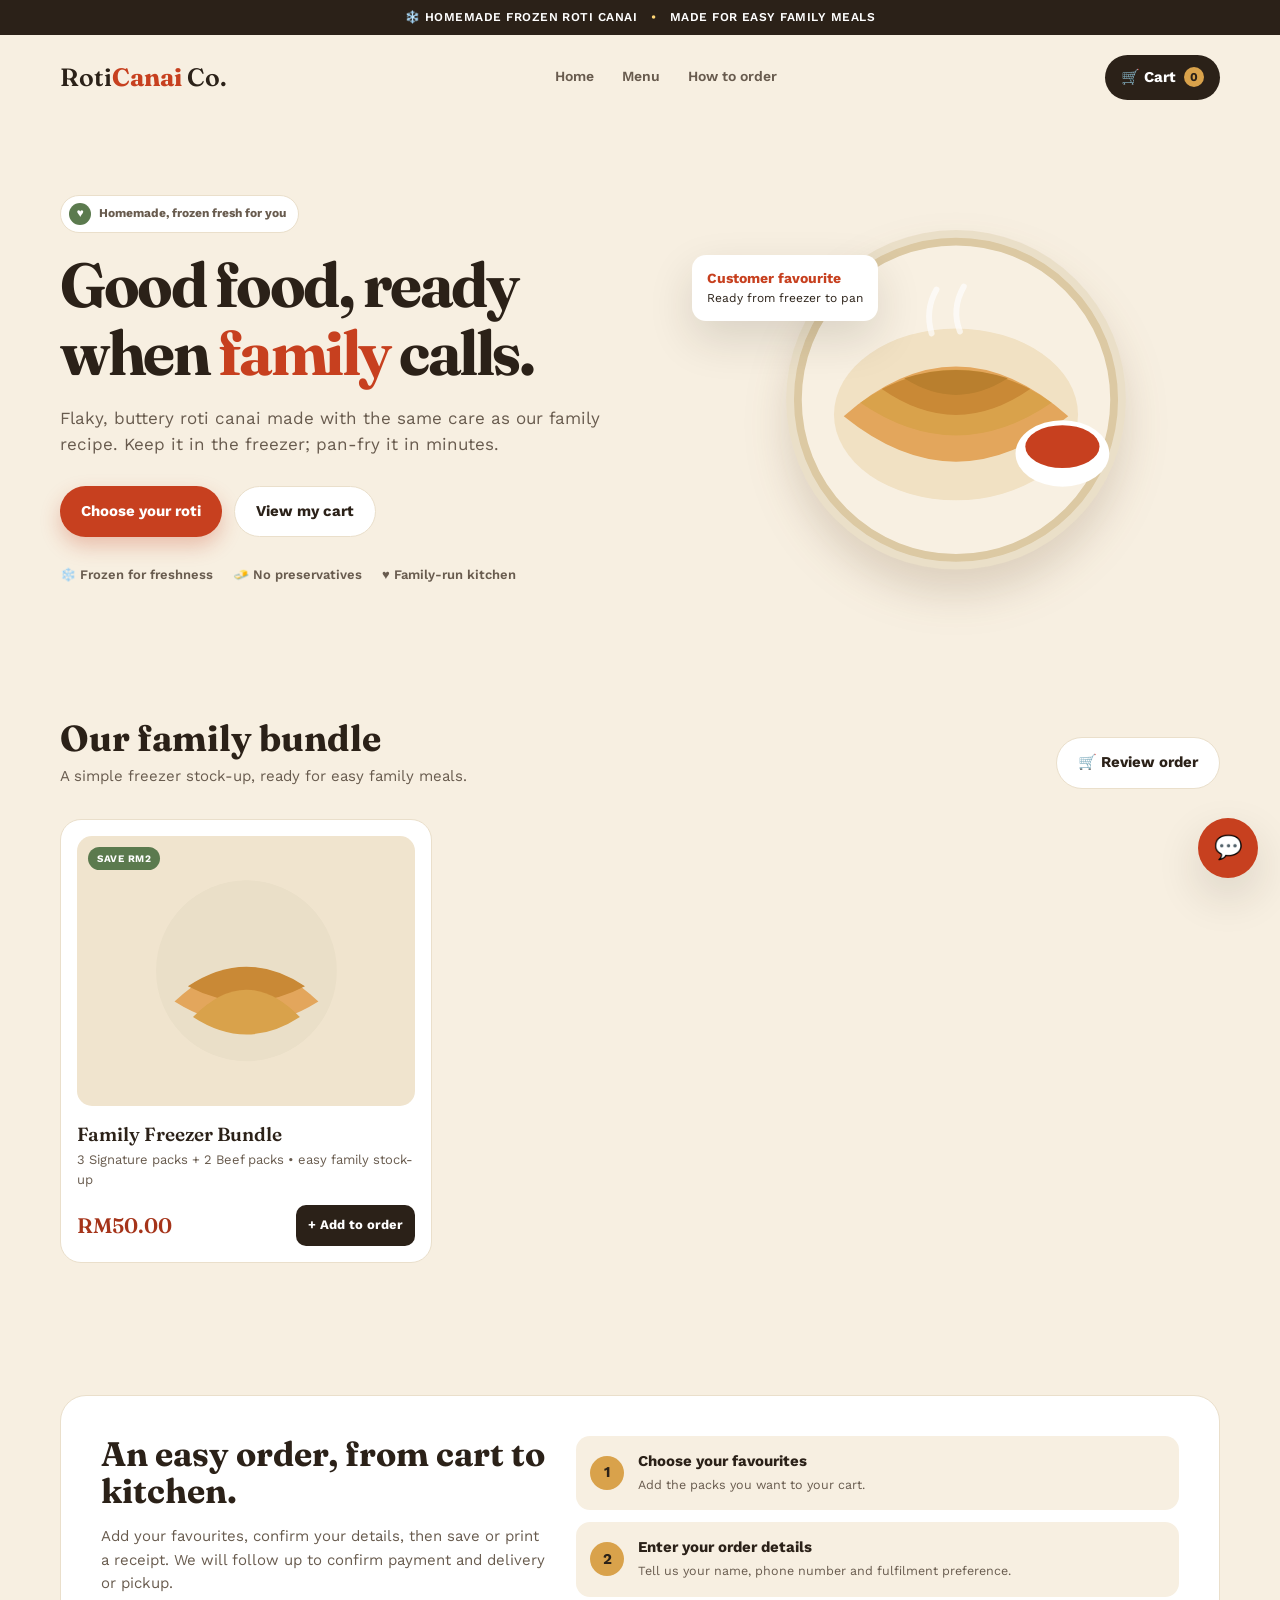
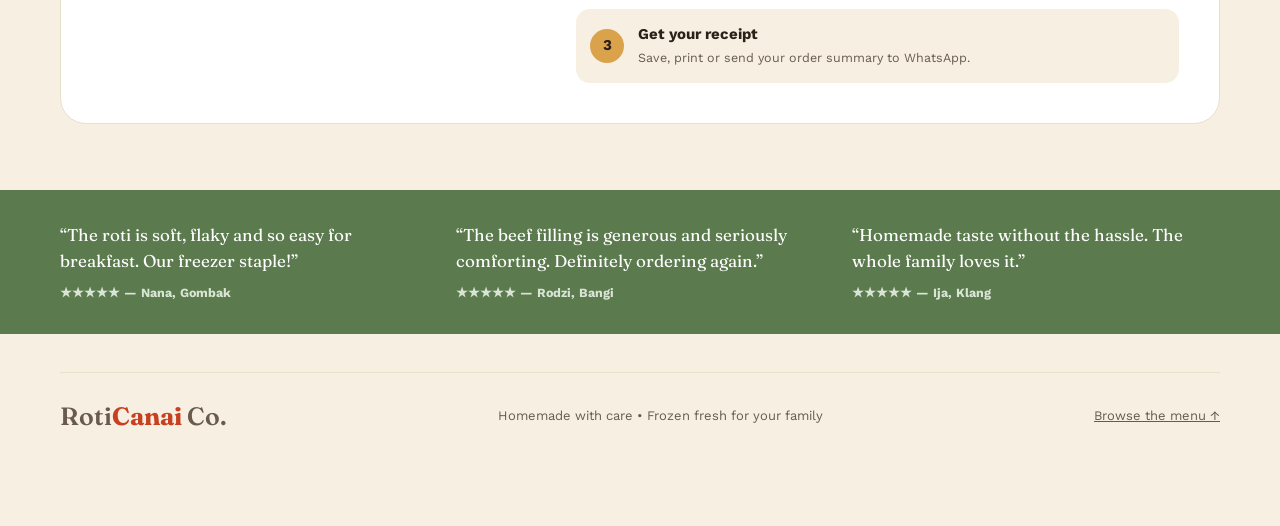
<file: index-v2.html>
<!doctype html>
<html lang="en">
<head>
  <meta charset="utf-8">
  <meta name="viewport" content="width=device-width, initial-scale=1">
  <meta name="theme-color" content="#c7401f">
  <title>Frozen Roti Co. | Homemade Roti Canai</title>
  <link rel="preconnect" href="https://fonts.googleapis.com">
  <link rel="preconnect" href="https://fonts.gstatic.com" crossorigin>
  <link href="https://fonts.googleapis.com/css2?family=Fraunces:opsz,wght@9..144,500;9..144,600;9..144,700&family=Work+Sans:wght@400;500;600;700&display=swap" rel="stylesheet">
  <style>
    :root{--cream:#f7efe1;--cream-deep:#f0e4ce;--ink:#2b2118;--soft:#685b4e;--gold:#d9a24b;--gold-deep:#b97f2e;--chili:#c7401f;--chili-deep:#a5341a;--leaf:#5b7a4e;--card:#fff;--line:#eadfcb;--shadow:0 18px 45px rgba(43,33,24,.14)}
    *{box-sizing:border-box}html{scroll-behavior:smooth}body{margin:0;background:var(--cream);color:var(--ink);font:15px/1.55 "Work Sans",sans-serif}button,input,textarea,select{font:inherit}button{cursor:pointer}a{color:inherit}.wrap{width:min(1160px,calc(100% - 40px));margin:auto}.topbar{background:var(--ink);color:#fff;font-size:12px;font-weight:600;letter-spacing:.04em;text-align:center;padding:8px 16px}.topbar span{color:#ffd676}header{padding:20px 0;position:sticky;top:0;background:rgba(247,239,225,.92);backdrop-filter:blur(12px);z-index:10;border-bottom:1px solid transparent}header.stuck{border-color:var(--line)}nav{display:flex;align-items:center;justify-content:space-between;gap:20px}.brand{font:600 25px Fraunces,serif;text-decoration:none;white-space:nowrap}.brand b{color:var(--chili)}.navlinks{display:flex;gap:28px;list-style:none;margin:0;padding:0;font-weight:600;font-size:14px;color:var(--soft)}.navlinks a{text-decoration:none}.navlinks a:hover{color:var(--chili)}.cart-button,.button{border:0;border-radius:999px;font-weight:700;display:inline-flex;align-items:center;justify-content:center;gap:8px;text-decoration:none;transition:.18s transform,.18s background}.cart-button{background:var(--ink);color:white;padding:11px 16px}.cart-count{background:var(--gold);color:var(--ink);border-radius:50%;min-width:20px;height:20px;display:grid;place-items:center;font-size:12px}.button{padding:13px 21px}.button:hover,.cart-button:hover{transform:translateY(-2px)}.primary{background:var(--chili);color:#fff;box-shadow:0 9px 20px rgba(199,64,31,.28)}.secondary{border:1px solid var(--line);background:#fff;color:var(--ink)}.hero{display:grid;grid-template-columns:1.05fr .95fr;gap:48px;align-items:center;padding:64px 0 58px}.eyebrow{display:inline-flex;gap:8px;align-items:center;background:#fff;border:1px solid var(--line);padding:7px 12px 7px 8px;border-radius:999px;color:var(--soft);font-size:12px;font-weight:700}.eyebrow i{font-style:normal;background:var(--leaf);color:#fff;width:22px;height:22px;border-radius:50%;display:grid;place-items:center}h1,h2,h3{font-family:Fraunces,serif;line-height:1.1}h1{font-size:clamp(40px,5vw,62px);margin:18px 0;color:var(--ink);letter-spacing:-.04em}h1 em{font-style:normal;color:var(--chili)}.hero p{font-size:17px;color:var(--soft);max-width:52ch}.actions{display:flex;gap:12px;flex-wrap:wrap;margin:28px 0}.trust{display:flex;gap:20px;flex-wrap:wrap;color:var(--soft);font-size:13px;font-weight:600}.hero-art{position:relative;min-height:380px;display:grid;place-items:center;background:radial-gradient(circle at 50% 50%,#f8dfb4 0 35%,transparent 36%)}.plate{width:min(410px,100%);filter:drop-shadow(0 24px 20px rgba(92,61,23,.17))}.badge{position:absolute;background:#fff;padding:13px 15px;border-radius:14px;box-shadow:var(--shadow);font-size:12px;left:0;top:17%;z-index:1}.badge strong{display:block;color:var(--chili);font-size:14px}.section{padding:66px 0}.section-head{display:flex;justify-content:space-between;align-items:end;gap:24px;margin-bottom:30px}.section-head h2{font-size:36px;margin:0 0 7px}.section-head p{margin:0;color:var(--soft)}.products{display:grid;grid-template-columns:repeat(3,1fr);gap:22px}.product{background:var(--card);padding:16px;border:1px solid var(--line);border-radius:21px;display:flex;flex-direction:column;transition:.2s transform,.2s box-shadow}.product:hover{transform:translateY(-5px);box-shadow:var(--shadow)}.thumb{aspect-ratio:1.25;background:var(--cream-deep);border-radius:15px;display:grid;place-items:center;position:relative;overflow:hidden}.thumb svg{width:76%;height:76%}.pill{position:absolute;left:11px;top:11px;background:var(--leaf);color:#fff;border-radius:99px;padding:4px 9px;font-size:10px;font-weight:700;letter-spacing:.05em}.product h3{font:600 19px Fraunces,serif;margin:16px 0 4px}.product p{margin:0;color:var(--soft);font-size:13px;min-height:39px}.price-row{display:flex;align-items:center;justify-content:space-between;gap:10px;margin-top:15px}.price{font:600 21px Fraunces,serif;color:var(--chili-deep)}.add{border:0;background:var(--ink);color:#fff;border-radius:10px;padding:10px 12px;font-size:13px;font-weight:700}.add:hover{background:var(--chili)}.how{display:grid;grid-template-columns:.85fr 1.15fr;gap:30px;align-items:stretch;background:#fff;border:1px solid var(--line);border-radius:26px;padding:40px}.how h2{font-size:34px;margin:0 0 12px}.how p{color:var(--soft)}.steps{display:grid;gap:12px}.step{display:flex;gap:14px;align-items:center;padding:14px;background:var(--cream);border-radius:14px}.number{background:var(--gold);width:34px;height:34px;border-radius:50%;display:grid;place-items:center;font-weight:700;flex:none}.step b{display:block}.step small{color:var(--soft)}.review-strip{background:var(--leaf);color:#fff;padding:32px 0}.reviews{display:grid;grid-template-columns:repeat(3,1fr);gap:28px}.reviews p{margin:0;font-family:Fraunces,serif;font-size:17px}.reviews small{display:block;margin-top:8px;color:#d9e5d4;font-weight:700}footer{padding:38px 0 95px}.foot{display:flex;justify-content:space-between;gap:24px;align-items:center;border-top:1px solid var(--line);padding-top:28px;color:var(--soft);font-size:13px}.drawer-backdrop,.modal-backdrop{position:fixed;inset:0;background:rgba(31,23,16,.48);opacity:0;pointer-events:none;transition:.2s;z-index:20}.drawer-backdrop.show,.modal-backdrop.show{opacity:1;pointer-events:auto}.drawer{position:fixed;right:0;top:0;bottom:0;width:min(440px,100%);background:#fff;z-index:21;transform:translateX(100%);transition:.25s;display:flex;flex-direction:column}.drawer.open{transform:none}.drawer-head{padding:22px;border-bottom:1px solid var(--line);display:flex;justify-content:space-between;align-items:center}.drawer-head h2{margin:0;font-size:25px}.close{border:0;background:var(--cream);width:35px;height:35px;border-radius:50%;font-size:22px}.cart-items{padding:12px 22px;overflow:auto;flex:1}.empty{text-align:center;color:var(--soft);padding:65px 15px}.cart-item{display:grid;grid-template-columns:1fr auto;gap:8px;border-bottom:1px solid var(--line);padding:15px 0}.cart-item b{font-family:Fraunces,serif}.cart-item small{color:var(--soft)}.qty{display:flex;align-items:center;gap:7px;margin-top:8px}.qty button{width:27px;height:27px;border:1px solid var(--line);background:#fff;border-radius:7px}.remove{border:0;background:none;color:var(--chili);font-size:12px;padding:0}.cart-footer{padding:18px 22px 24px;border-top:1px solid var(--line)}.total{display:flex;justify-content:space-between;font:600 20px Fraunces,serif;margin-bottom:14px}.wide{width:100%}.checkout{display:none;padding:18px 22px 25px;border-top:1px solid var(--line);background:var(--cream)}.checkout.show{display:block}.checkout h3{margin:0 0 12px;font-size:21px}.field{display:grid;gap:5px;margin:9px 0}.field label{font-size:12px;font-weight:700;color:var(--soft)}.field input,.field textarea,.field select{border:1px solid var(--line);padding:10px;border-radius:9px;background:#fff;width:100%}.modal{position:fixed;z-index:30;inset:0;display:grid;place-items:center;padding:20px;opacity:0;pointer-events:none;transition:.2s}.modal.show{opacity:1;pointer-events:auto}.receipt{background:#fff;width:min(500px,100%);border-radius:20px;padding:28px;box-shadow:var(--shadow);max-height:90vh;overflow:auto}.receipt h2{text-align:center;margin:0}.receipt .sub{text-align:center;color:var(--soft);font-size:12px}.receipt-lines{border-top:1px dashed var(--soft);border-bottom:1px dashed var(--soft);padding:13px 0;margin:18px 0}.receipt-line{display:flex;justify-content:space-between;gap:10px;margin:7px 0}.receipt-total{font:600 22px Fraunces,serif}.receipt-actions{display:flex;gap:10px;margin-top:20px}.hidden{display:none!important}@media(max-width:800px){.navlinks{display:none}.hero{grid-template-columns:1fr;padding-top:40px}.hero-art{order:-1;min-height:280px}.badge{left:4%;top:8%}.products{grid-template-columns:1fr 1fr}.how{grid-template-columns:1fr;padding:28px}.reviews{grid-template-columns:1fr}.reviews p:not(:first-child){display:none}}@media(max-width:520px){.wrap{width:min(100% - 28px,1160px)}header{padding:14px 0}.brand{font-size:20px}.cart-button{padding:9px 12px}.hero{padding:30px 0 42px}.hero-art{min-height:240px}.section{padding:46px 0}.section-head h2{font-size:28px}.products{grid-template-columns:1fr}.product{display:flex;flex-direction:column}.thumb{aspect-ratio:2.4;min-height:unset;width:100%}.product h3{margin:14px 0 4px;font-size:18px}.product p{min-height:0;font-size:13px}.price-row{margin-top:10px}.how{padding:20px;grid-template-columns:1fr}.foot{align-items:flex-start;flex-direction:column}.receipt-actions{flex-direction:column}}@media print{body>*:not(.modal){display:none!important}.modal{position:static!important;display:block!important;opacity:1!important;padding:0!important}.modal-backdrop,.receipt-actions,.close{display:none!important}.receipt{box-shadow:none!important;width:100%!important;max-height:none!important}}
    /* AI assistant */
    .chat-fab{position:fixed;right:22px;bottom:22px;width:60px;height:60px;border:0;border-radius:50%;background:var(--chili);color:#fff;box-shadow:var(--shadow);z-index:15;font-size:23px;transition:.2s transform}.chat-fab:hover{transform:scale(1.06)}.chatbox{position:fixed;right:22px;bottom:94px;width:min(370px,calc(100vw - 28px));height:min(560px,calc(100vh - 120px));background:#fff;border-radius:20px;box-shadow:var(--shadow);z-index:15;overflow:hidden;display:flex;flex-direction:column;opacity:0;pointer-events:none;transform:translateY(14px) scale(.98);transition:.22s}.chatbox.open{opacity:1;pointer-events:auto;transform:none}.chat-head{background:linear-gradient(135deg,var(--chili),var(--chili-deep));color:#fff;padding:16px;display:flex;align-items:center;gap:11px}.chat-avatar{width:39px;height:39px;border-radius:50%;background:rgba(255,255,255,.2);display:grid;place-items:center;font-size:20px}.chat-head b{display:block;font-family:Fraunces,serif;font-size:16px}.chat-head small{font-size:11px;opacity:.9}.chat-head small::before{content:'●';color:#8cffaa;margin-right:5px}.chat-close{margin-left:auto;border:0;background:rgba(255,255,255,.18);color:#fff;border-radius:50%;width:30px;height:30px;font-size:18px}.chat-chips{display:flex;gap:7px;padding:10px;overflow:auto;background:var(--cream);border-bottom:1px solid var(--line)}.chat-chips button{border:1px solid var(--line);background:#fff;border-radius:999px;white-space:nowrap;padding:7px 10px;color:var(--chili-deep);font-weight:700;font-size:11px}.chat-messages{flex:1;overflow:auto;padding:15px;display:flex;flex-direction:column;gap:9px;background:#fffdfa}.message{display:flex}.message.user{justify-content:flex-end}.bubble{padding:10px 13px;max-width:82%;border-radius:15px;font-size:13px;white-space:pre-wrap}.bot .bubble{background:var(--cream-deep);border-bottom-left-radius:3px}.user .bubble{background:var(--chili);color:#fff;border-bottom-right-radius:3px}.chat-foot{display:flex;gap:8px;padding:10px;border-top:1px solid var(--line)}.chat-foot input{border:1px solid var(--line);border-radius:999px;padding:10px 14px;flex:1;min-width:0}.chat-send{border:0;border-radius:50%;width:40px;height:40px;background:var(--chili);color:#fff;font-weight:700}@media(max-width:520px){.chat-fab{right:14px;bottom:14px}.chatbox{right:14px;bottom:84px;width:calc(100vw - 28px)}}
    @media(max-width:520px){.drawer{width:100%;top:auto;height:min(88vh,720px);border-radius:22px 22px 0 0}.cart-items{padding-bottom:4px}}
</style>
</head>
<body>
  <div class="topbar">❄️ HOMEMADE FROZEN ROTI CANAI &nbsp; <span>•</span> &nbsp; MADE FOR EASY FAMILY MEALS</div>
  <header id="siteHeader"><nav class="wrap"><a class="brand" href="#home">Roti<b>Canai</b> Co.</a><ul class="navlinks"><li><a href="#home">Home</a></li><li><a href="#menu">Menu</a></li><li><a href="#how">How to order</a></li></ul><button class="cart-button" id="openCart" aria-label="Open shopping cart">🛒 Cart <span class="cart-count" id="cartCount">0</span></button></nav></header>
  <main>
    <section class="wrap hero" id="home"><div><span class="eyebrow"><i>♥</i> Homemade, frozen fresh for you</span><h1>Good food, ready when <em>family</em> calls.</h1><p>Flaky, buttery roti canai made with the same care as our family recipe. Keep it in the freezer; pan-fry it in minutes.</p><div class="actions"><a class="button primary" href="#menu">Choose your roti</a><button class="button secondary" id="heroCart">View my cart</button></div><div class="trust"><span>❄️ Frozen for freshness</span><span>🧈 No preservatives</span><span>♥ Family-run kitchen</span></div></div><div class="hero-art"><div class="badge"><strong>Customer favourite</strong>Ready from freezer to pan</div><svg class="plate" viewBox="0 0 420 420" role="img" aria-label="Illustration of roti canai on a plate"><circle cx="210" cy="220" r="174" fill="#eadfc8"/><circle cx="210" cy="220" r="162" fill="#f8f0e2" stroke="#dcc9a3" stroke-width="8"/><ellipse cx="210" cy="235" rx="125" ry="88" fill="#f1e1c3"/><path d="M95 237 Q210 135 325 237 Q210 330 95 237Z" fill="#e3a65c"/><path d="M112 223 Q210 155 308 223 Q210 290 112 223Z" fill="#d9a24b"/><path d="M134 209 Q210 171 286 209 Q210 262 134 209Z" fill="#c98936"/><path d="M157 198 Q210 181 263 198 Q210 232 157 198Z" fill="#b97f2e"/><path d="M185 152 Q178 128 190 107M214 150 Q205 127 218 104" stroke="#fff" stroke-width="6" fill="none" stroke-linecap="round" opacity=".65"/><ellipse cx="319" cy="275" rx="48" ry="34" fill="#fff"/><ellipse cx="319" cy="268" rx="38" ry="22" fill="#c7401f"/></svg></div></section>
    <section class="wrap section" id="menu"><div class="section-head"><div><h2>Our family bundle</h2><p>A simple freezer stock-up, ready for easy family meals.</p></div><button class="button secondary" id="menuCart">🛒 Review order</button></div><div class="products" id="productGrid"></div></section>
    <section class="wrap section" id="how"><div class="how"><div><h2>An easy order, from cart to kitchen.</h2><p>Add your favourites, confirm your details, then save or print a receipt. We will follow up to confirm payment and delivery or pickup.</p></div><div class="steps"><div class="step"><span class="number">1</span><div><b>Choose your favourites</b><small>Add the packs you want to your cart.</small></div></div><div class="step"><span class="number">2</span><div><b>Enter your order details</b><small>Tell us your name, phone number and fulfilment preference.</small></div></div><div class="step"><span class="number">3</span><div><b>Get your receipt</b><small>Save, print or send your order summary to WhatsApp.</small></div></div></div></div></section>
    <section class="review-strip"><div class="wrap reviews"><div><p>“The roti is soft, flaky and so easy for breakfast. Our freezer staple!”</p><small>★★★★★ — Nana, Gombak</small></div><div><p>“The beef filling is generous and seriously comforting. Definitely ordering again.”</p><small>★★★★★ — Rodzi, Bangi</small></div><div><p>“Homemade taste without the hassle. The whole family loves it.”</p><small>★★★★★ — Ija, Klang</small></div></div></section>
  </main>
  <footer class="wrap"><div class="foot"><a class="brand" href="#home">Roti<b>Canai</b> Co.</a><span>Homemade with care • Frozen fresh for your family</span><a href="#menu">Browse the menu ↑</a></div></footer>
  <div class="drawer-backdrop" id="drawerBackdrop"></div><aside class="drawer" id="drawer" aria-label="Shopping cart" aria-hidden="true"><div class="drawer-head"><h2>Your order</h2><button class="close" id="closeCart" aria-label="Close cart">×</button></div><div class="cart-items" id="cartItems"></div><div class="cart-footer"><div class="total"><span>Subtotal</span><span id="cartTotal">RM0.00</span></div><button class="button primary wide" id="startCheckout">Continue to details</button></div><form class="checkout" id="checkoutForm"><h3>Your order details</h3><div class="field"><label for="name">Name</label><input id="name" name="name" required placeholder="Your name"></div><div class="field"><label for="phone">Phone / WhatsApp</label><input id="phone" name="phone" required inputmode="tel" placeholder="01X-XXXXXXX"></div><div class="field"><label for="fulfilment">How would you like it?</label><select id="fulfilment" name="fulfilment"><option>Self pickup</option><option>Delivery</option></select></div><div class="field"><label for="notes">Notes (optional)</label><textarea id="notes" name="notes" rows="2" placeholder="Preferred time, delivery area, or special request"></textarea></div><button class="button primary wide" type="submit">Create receipt</button></form></aside>
  <div class="modal-backdrop" id="modalBackdrop"></div><div class="modal" id="receiptModal" role="dialog" aria-modal="true" aria-label="Order receipt"><article class="receipt"><button class="close" id="closeReceipt" aria-label="Close receipt" style="float:right">×</button><h2>Roti<span style="color:var(--chili)">Canai</span> Co.</h2><p class="sub">ORDER RECEIPT • <span id="receiptNumber"></span></p><div id="receiptCustomer"></div><div class="receipt-lines" id="receiptLines"></div><div class="receipt-line receipt-total"><span>Total</span><span id="receiptTotal"></span></div><p class="sub" style="text-align:left;margin-top:18px">Thank you for supporting our family kitchen. We will confirm your order details, payment and delivery / pickup shortly.</p><div class="receipt-actions"><button class="button secondary wide" id="printReceipt">🖨 Print receipt</button><button class="button primary wide" id="whatsappReceipt">💬 Send to WhatsApp</button></div></article></div>
  <button class="chat-fab" id="chatFab" aria-label="Open AI assistant">💬</button><section class="chatbox" id="chatbox" aria-label="AI customer service chat"><div class="chat-head"><span class="chat-avatar">🥟</span><div><b>Roti Helper</b><small>Online assistant</small></div><button class="chat-close" id="chatClose" aria-label="Close chat">×</button></div><div class="chat-chips"><button data-chat="What is on the menu?">📋 Menu & prices</button><button data-chat="How does delivery work?">🚚 Delivery</button></div><div class="chat-messages" id="chatMessages"></div><form class="chat-foot" id="chatForm"><input id="chatInput" autocomplete="off" placeholder="Ask about our roti..." aria-label="Chat message"><button class="chat-send" aria-label="Send message">➤</button></form></section>
  <script>
    const products=[{id:'bundle',name:'Family Freezer Bundle',detail:'3 Signature packs + 2 Beef packs • easy family stock-up',price:50,badge:'SAVE RM2',art:'<circle cx="100" cy="100" r="88" fill="#eadfc8"/><path d="M30 130Q100 63 170 130Q100 174 30 130Z" fill="#e3a65c"/><path d="M43 115Q100 77 157 115Q100 145 43 115Z" fill="#c98936"/><path d="M48 145Q100 92 152 145Q100 179 48 145Z" fill="#d9a24b"/>'}];
    const cart=Object.fromEntries(Object.entries(JSON.parse(localStorage.getItem('rotiCartV2')||'{}')).filter(([id])=>products.some(p=>p.id===id)));let lastReceipt=null;const money=n=>'RM'+n.toFixed(2);const byId=id=>products.find(p=>p.id===id);const grid=document.getElementById('productGrid');
    grid.innerHTML=products.map(p=>`<article class="product"><div class="thumb"><span class="pill">${p.badge}</span><svg viewBox="0 0 200 200" aria-hidden="true">${p.art}</svg></div><h3>${p.name}</h3><p>${p.detail}</p><div class="price-row"><span class="price">${money(p.price)}</span><button class="add" data-add="${p.id}">+ Add to order</button></div></article>`).join('');
    function total(){return Object.entries(cart).reduce((s,[id,q])=>s+byId(id).price*q,0)}function save(){localStorage.setItem('rotiCartV2',JSON.stringify(cart))}function render(){const entries=Object.entries(cart).filter(([,q])=>q>0);document.getElementById('cartCount').textContent=entries.reduce((s,[,q])=>s+q,0);document.getElementById('cartTotal').textContent=money(total());document.getElementById('startCheckout').disabled=!entries.length;document.getElementById('cartItems').innerHTML=entries.length?entries.map(([id,q])=>{const p=byId(id);return `<div class="cart-item"><div><b>${p.name}</b><br><small>${money(p.price)} per bundle</small><div class="qty"><button data-change="${id}" data-delta="-1" aria-label="Decrease quantity">−</button><b>${q}</b><button data-change="${id}" data-delta="1" aria-label="Increase quantity">+</button></div></div><div style="text-align:right"><b>${money(p.price*q)}</b><br><button class="remove" data-remove="${id}">Remove</button></div></div>`}).join(''):'<div class="empty"><div style="font-size:35px">🛒</div><b>Your cart is empty</b><p>Add the Family Freezer Bundle to begin.</p></div>';save()}function add(id){cart[id]=(cart[id]||0)+1;render();openDrawer()}function openDrawer(){drawer.classList.add('open');drawerBackdrop.classList.add('show');drawer.setAttribute('aria-hidden','false')}function closeDrawer(){drawer.classList.remove('open');drawerBackdrop.classList.remove('show');drawer.setAttribute('aria-hidden','true')}
    const drawer=document.getElementById('drawer'),drawerBackdrop=document.getElementById('drawerBackdrop');document.addEventListener('click',e=>{const id=e.target.dataset.add;if(id)add(id);const change=e.target.dataset.change;if(change){cart[change]=Math.max(0,(cart[change]||0)+Number(e.target.dataset.delta));if(!cart[change])delete cart[change];render()}const remove=e.target.dataset.remove;if(remove){delete cart[remove];render()}});document.getElementById('openCart').onclick=openDrawer;document.getElementById('heroCart').onclick=openDrawer;document.getElementById('menuCart').onclick=openDrawer;document.getElementById('closeCart').onclick=closeDrawer;drawerBackdrop.onclick=closeDrawer;document.getElementById('startCheckout').onclick=()=>document.getElementById('checkoutForm').classList.add('show');
    document.getElementById('checkoutForm').onsubmit=e=>{e.preventDefault();if(!Object.keys(cart).length)return;const d=Object.fromEntries(new FormData(e.target));lastReceipt={...d,items:Object.entries(cart).map(([id,q])=>({...byId(id),q})),total:total(),number:'RC-'+Date.now().toString().slice(-6)};document.getElementById('receiptNumber').textContent=lastReceipt.number;document.getElementById('receiptCustomer').innerHTML=`<p><b>${d.name}</b><br><small>${d.phone} • ${d.fulfilment}${d.notes?'<br>Note: '+d.notes:''}</small></p>`;document.getElementById('receiptLines').innerHTML=lastReceipt.items.map(i=>`<div class="receipt-line"><span>${i.name} × ${i.q}</span><span>${money(i.price*i.q)}</span></div>`).join('');document.getElementById('receiptTotal').textContent=money(lastReceipt.total);closeDrawer();document.getElementById('receiptModal').classList.add('show');document.getElementById('modalBackdrop').classList.add('show')};function closeReceipt(){document.getElementById('receiptModal').classList.remove('show');document.getElementById('modalBackdrop').classList.remove('show')}document.getElementById('closeReceipt').onclick=closeReceipt;document.getElementById('modalBackdrop').onclick=closeReceipt;document.getElementById('printReceipt').onclick=()=>window.print();document.getElementById('whatsappReceipt').onclick=()=>{if(!lastReceipt)return;const lines=lastReceipt.items.map(i=>`• ${i.name} x${i.q} — ${money(i.price*i.q)}`).join('\n');const text=`Hi! Here is my order (${lastReceipt.number}):\n${lines}\n\nTotal: ${money(lastReceipt.total)}\nName: ${lastReceipt.name}\nPhone: ${lastReceipt.phone}\nFulfilment: ${lastReceipt.fulfilment}${lastReceipt.notes?'\nNotes: '+lastReceipt.notes:''}`;window.open('https://wa.me/60198858627?text='+encodeURIComponent(text),'_blank','noopener')};window.addEventListener('scroll',()=>document.getElementById('siteHeader').classList.toggle('stuck',scrollY>10));render();
  </script>
  <script>
    // Set this to the public URL of deploy/backend when it is deployed.
    const CHAT_API_URL = window.ROTI_CHAT_API_URL || 'https://roti-canai-project.onrender.com/chat';
    fetch('https://roti-canai-project.onrender.com/').catch(()=>{});
    const chatbox=document.getElementById('chatbox'),chatMessages=document.getElementById('chatMessages'),chatInput=document.getElementById('chatInput');
    function addChat(text,who='bot'){const row=document.createElement('div');row.className='message '+who;const bubble=document.createElement('div');bubble.className='bubble';bubble.textContent=text;row.appendChild(bubble);chatMessages.appendChild(row);chatMessages.scrollTop=chatMessages.scrollHeight;return row}
    function toggleChat(force){const open=force===undefined?!chatbox.classList.contains('open'):force;chatbox.classList.toggle('open',open);document.getElementById('chatFab').textContent=open?'×':'💬';if(open&&!chatMessages.children.length)addChat('Hello! I’m the Roti Helper. Ask me about our menu, prices, delivery or how to prepare your roti.');if(open)chatInput.focus()}
    async function sendChat(message){const text=(message||chatInput.value).trim();if(!text)return;addChat(text,'user');chatInput.value='';const loading=addChat('Typing...');try{if(CHAT_API_URL.includes('REPLACE-WITH'))throw new Error('Chat service has not been configured');const response=await fetch(CHAT_API_URL,{method:'POST',headers:{'Content-Type':'application/json'},body:JSON.stringify({message:text})});if(!response.ok)throw new Error('Chat service unavailable');const data=await response.json();loading.remove();addChat(data.reply||'Sorry, I could not answer that. Please contact us on WhatsApp for help.')}catch(error){loading.remove();addChat('Our AI helper is temporarily unavailable. Please message us on WhatsApp at +6019-885-8627 and we will help you right away.')}}
    document.getElementById('chatFab').onclick=()=>toggleChat();document.getElementById('chatClose').onclick=()=>toggleChat(false);document.getElementById('chatForm').onsubmit=e=>{e.preventDefault();sendChat()};document.querySelectorAll('[data-chat]').forEach(button=>button.onclick=()=>sendChat(button.dataset.chat));
  </script>
</body>
</html>
</file>
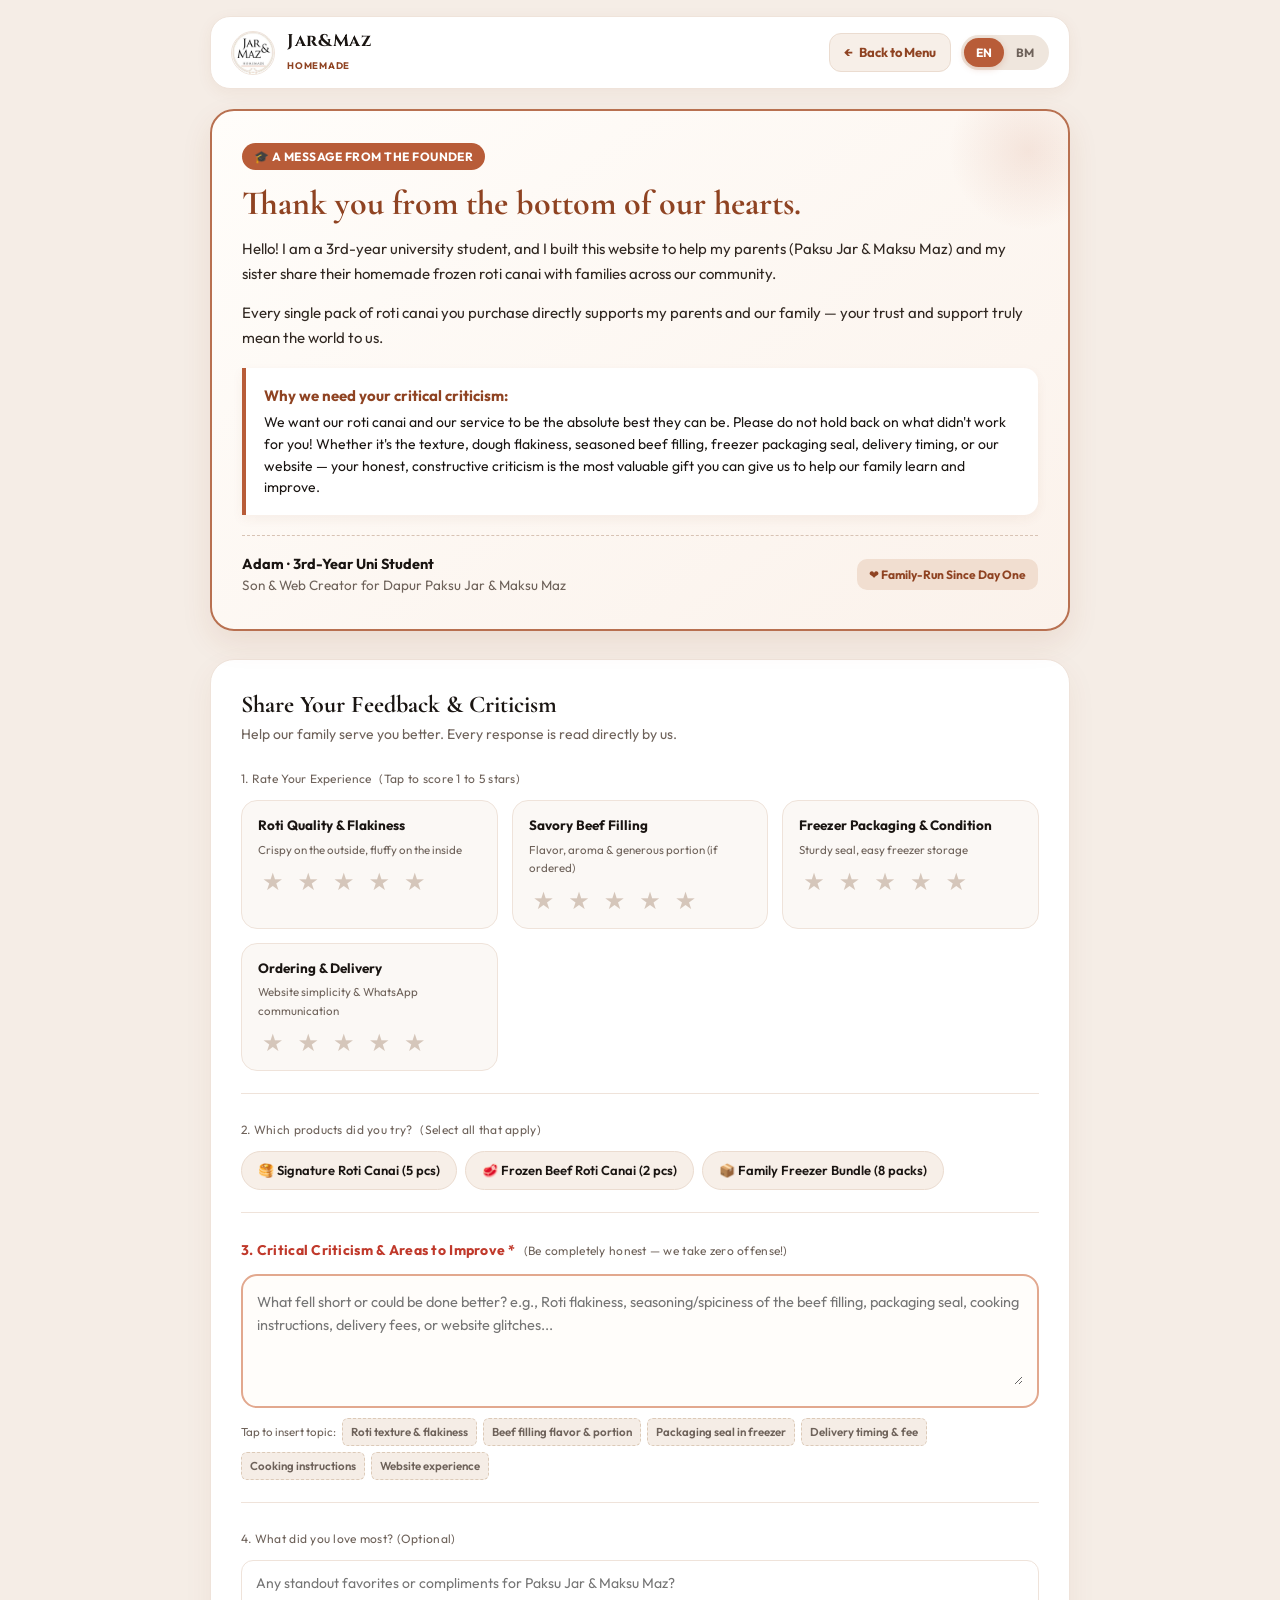
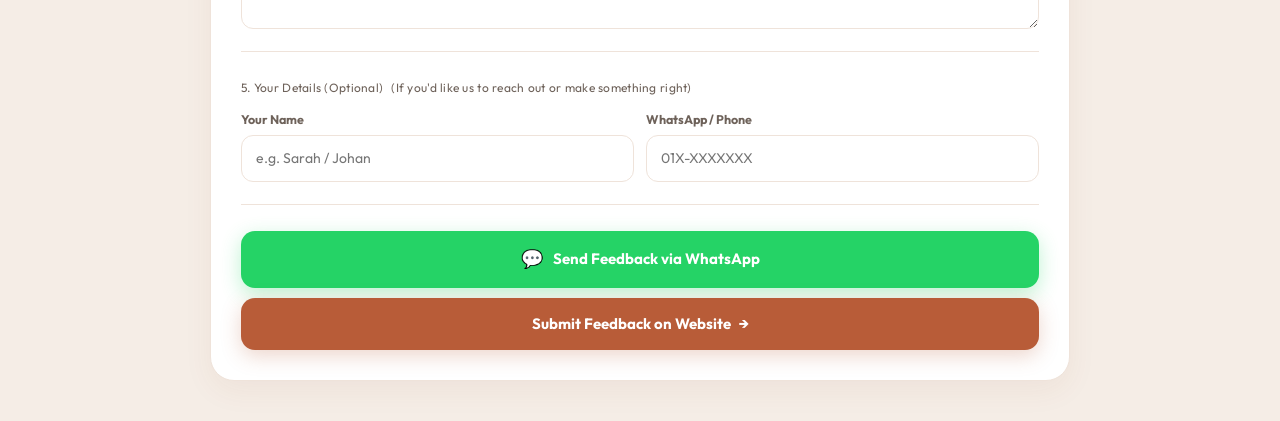
<file: deploy/feedback.html>
<!doctype html>
<html lang="en">
<head>
<meta charset="utf-8">
<meta name="viewport" content="width=device-width,initial-scale=1">
<meta name="theme-color" content="#b85c38">
<title>Customer Feedback &amp; Our Story | Jar&amp;Maz Homemade</title>
<link href="https://fonts.googleapis.com/css2?family=Outfit:wght@400;500;600;700;800&family=Cinzel:wght@500;600;700&family=Cormorant+Garamond:ital,wght@0,600;0,700;1,600&display=swap" rel="stylesheet">
<style>
:root{
  --or:#b85c38;
  --or2:#8f4322;
  --cu:#b87050;
  --bg:#f5ede6;
  --ink:#1a1512;
  --mut:#6e625a;
  --line:#efe3da;
  --ok:#4f7d3a;
  --card-bg:#ffffff;
  --tint:#fbf3ec;
}
*{box-sizing:border-box}
html, body{
  margin:0;
  padding:0;
  overflow-x:hidden;
  background:var(--bg);
  color:var(--ink);
  font:15px/1.6 Outfit,system-ui,sans-serif;
  -webkit-font-smoothing:antialiased;
}
a{color:inherit}
button,input,textarea{font:inherit;color:inherit}
button{cursor:pointer;border:0}
:focus-visible{outline:3px solid #1b6ef3;outline-offset:2px}

.wrap{
  max-width:860px;
  width:calc(100% - 24px);
  margin:16px auto 40px;
  box-sizing:border-box;
}

/* Header */
.top-nav{
  display:flex;
  justify-content:space-between;
  align-items:center;
  gap:12px;
  background:#fff;
  border:1px solid var(--line);
  border-radius:20px;
  padding:12px 20px;
  box-shadow:0 4px 16px rgba(143,67,34,.06);
  margin-bottom:20px;
}
.brand{
  display:flex;
  align-items:center;
  gap:12px;
  text-decoration:none;
}
.brand-img{
  width:44px;
  height:44px;
  border-radius:50%;
  border:1.5px solid var(--line);
  object-fit:cover;
}
.brand-txt b{
  display:block;
  font:700 17px Cinzel,Georgia,serif;
  letter-spacing:.04em;
  color:var(--ink);
}
.brand-sub{
  font-size:9.5px;
  font-weight:700;
  color:var(--or2);
  letter-spacing:.08em;
  text-transform:uppercase;
}
.nav-actions{
  display:flex;
  align-items:center;
  gap:10px;
}
.lg{
  display:flex;
  background:#efe6dd;
  border-radius:99px;
  padding:3px;
}
.lg button{
  background:none;
  border-radius:99px;
  padding:5px 12px;
  font-weight:700;
  font-size:12px;
  color:var(--mut);
  transition:all .2s;
}
.lg button.on{
  background:var(--or);
  color:#fff;
  box-shadow:0 2px 6px rgba(184,92,56,.25);
}
.back-btn{
  display:inline-flex;
  align-items:center;
  gap:6px;
  background:#f7efe8;
  color:var(--or2);
  border:1px solid #ebdcd0;
  border-radius:12px;
  padding:8px 14px;
  font-size:13px;
  font-weight:700;
  text-decoration:none;
  transition:all .2s;
}
.back-btn:hover{
  background:var(--or);
  color:#fff;
  border-color:var(--or);
}

/* Founder Story Card */
.story-card{
  background:linear-gradient(145deg,#fffdfa 0%,#fbf2eb 100%);
  border:2px solid var(--cu);
  border-radius:24px;
  padding:32px 30px;
  box-shadow:0 12px 30px rgba(143,67,34,.1);
  margin-bottom:28px;
  position:relative;
  overflow:hidden;
}
.story-card::before{
  content:'';
  position:absolute;
  top:-40px;
  right:-40px;
  width:160px;
  height:160px;
  background:radial-gradient(circle,rgba(184,92,56,.12) 0%,transparent 70%);
  pointer-events:none;
}
.badge{
  display:inline-flex;
  align-items:center;
  gap:6px;
  background:var(--or);
  color:#fff;
  padding:4px 12px;
  border-radius:99px;
  font-size:12px;
  font-weight:700;
  letter-spacing:.04em;
  text-transform:uppercase;
  margin-bottom:14px;
}
.story-card h1{
  margin:0 0 14px;
  font:700 clamp(24px,3.8vw,34px)/1.15 "Cormorant Garamond",Georgia,serif;
  color:var(--or2);
}
.story-body p{
  margin:0 0 14px;
  color:#312822;
  font-size:15px;
  line-height:1.65;
}
.story-callout{
  background:#fff;
  border-left:4px solid var(--or);
  border-radius:0 14px 14px 0;
  padding:16px 18px;
  margin:18px 0;
  box-shadow:0 4px 12px rgba(143,67,34,.06);
}
.story-callout b{
  color:var(--or2);
  display:block;
  margin-bottom:4px;
  font-size:15px;
}
.story-callout p{
  margin:0;
  font-size:14px;
  color:var(--ink);
  line-height:1.55;
}
.signature{
  margin-top:20px;
  padding-top:16px;
  border-top:1px dashed #d8c3b4;
  display:flex;
  align-items:center;
  justify-content:space-between;
  flex-wrap:wrap;
  gap:12px;
}
.sig-author{
  font-size:13.5px;
  color:var(--mut);
}
.sig-author b{
  color:var(--ink);
  display:block;
  font-size:14.5px;
}
.sig-badge{
  display:inline-flex;
  align-items:center;
  gap:6px;
  background:#f1ded0;
  color:var(--or2);
  padding:6px 12px;
  border-radius:10px;
  font-size:12px;
  font-weight:700;
}

/* Form Container */
.form-card{
  background:#fff;
  border:1px solid var(--line);
  border-radius:24px;
  padding:30px;
  box-shadow:0 10px 30px rgba(143,67,34,.06);
}
.form-card h2{
  margin:0 0 4px;
  font:700 24px "Cormorant Garamond",Georgia,serif;
  color:var(--ink);
}
.form-card .desc{
  margin:0 0 24px;
  color:var(--mut);
  font-size:14px;
}
.sec{
  margin-bottom:26px;
  padding-bottom:22px;
  border-bottom:1px solid var(--line);
}
.sec:last-child{
  border-bottom:0;
  padding-bottom:0;
  margin-bottom:0;
}
.sec-title{
  font-size:14px;
  font-weight:700;
  color:var(--or2);
  letter-spacing:.02em;
  margin-bottom:12px;
  display:flex;
  flex-wrap:wrap;
  align-items:baseline;
  gap:4px 8px;
}
.sec-title span{
  color:var(--mut);
  font-weight:400;
  font-size:12px;
}

/* Rating Grid */
.rate-grid{
  display:grid;
  grid-template-columns:repeat(auto-fit,minmax(250px,1fr));
  gap:14px;
}
.rate-item{
  background:#fbf8f5;
  border:1px solid var(--line);
  border-radius:16px;
  padding:14px 16px;
  display:flex;
  flex-direction:column;
  gap:8px;
}
.rate-label{
  font-size:13.5px;
  font-weight:700;
  color:var(--ink);
}
.rate-hint{
  font-size:11.5px;
  color:var(--mut);
  margin-top:-4px;
}
.stars{
  display:flex;
  gap:6px;
}
.star-btn{
  background:none;
  font-size:24px;
  color:#d5c6ba;
  padding:2px 4px;
  line-height:1;
  transition:transform .15s,color .15s;
}
.star-btn:hover,
.star-btn.on{
  color:#e59124;
  transform:scale(1.15);
}

/* Product Choice Pills */
.chips{
  display:flex;
  flex-wrap:wrap;
  gap:8px;
}
.chip{
  background:#f7efe8;
  color:var(--ink);
  border:1px solid #ebdcd0;
  border-radius:99px;
  padding:8px 16px;
  font-size:13px;
  font-weight:600;
  cursor:pointer;
  transition:all .2s;
  user-select:none;
}
.chip:hover{
  border-color:var(--cu);
}
.chip.selected{
  background:var(--or);
  color:#fff;
  border-color:var(--or);
  box-shadow:0 3px 10px rgba(184,92,56,.25);
}

/* Text Inputs */
.critique-box{
  background:#fffdfa;
  border:2px solid #e2a88e;
  border-radius:16px;
  padding:14px;
  transition:border-color .2s,box-shadow .2s;
}
.critique-box:focus-within{
  border-color:var(--or);
  box-shadow:0 0 0 3px rgba(184,92,56,.15);
}
.critique-box textarea{
  width:100%;
  border:0;
  background:transparent;
  resize:vertical;
  min-height:95px;
  font-size:14.5px;
  outline:none;
  padding:0;
}
.suggest-tags{
  display:flex;
  flex-wrap:wrap;
  gap:6px;
  margin-top:10px;
  align-items:center;
}
.suggest-tag{
  background:#f5ede6;
  color:var(--mut);
  border:1px dashed #dccab8;
  border-radius:6px;
  padding:4px 8px;
  font-size:11.5px;
  font-weight:600;
  cursor:pointer;
  transition:all .15s;
}
.suggest-tag:hover{
  background:#ebdcd0;
  color:var(--or2);
}

.input-row{
  display:grid;
  grid-template-columns:1fr 1fr;
  gap:12px;
}
.field{
  display:flex;
  flex-direction:column;
  gap:6px;
}
.field label{
  font-size:12.5px;
  font-weight:700;
  color:var(--mut);
}
.field input, .field textarea{
  border:1px solid var(--line);
  background:#fff;
  border-radius:12px;
  padding:11px 14px;
  font-size:14px;
  transition:border-color .2s;
}
.field input:focus, .field textarea:focus{
  border-color:var(--or);
  outline:none;
}

/* Action Buttons */
.form-actions{
  display:flex;
  flex-direction:column;
  gap:10px;
  margin-top:24px;
}
.btn-wa{
  background:#25D366;
  color:#fff;
  font-weight:700;
  font-size:15px;
  padding:14px 20px;
  border-radius:14px;
  display:inline-flex;
  align-items:center;
  justify-content:center;
  gap:10px;
  box-shadow:0 6px 20px rgba(37,211,102,.3);
  text-decoration:none;
  transition:transform .2s,box-shadow .2s;
}
.btn-wa:hover{
  transform:translateY(-2px);
  box-shadow:0 8px 24px rgba(37,211,102,.4);
}
.btn-wa:active{
  transform:scale(.98);
}
.btn-submit{
  background:var(--or);
  color:#fff;
  font-weight:700;
  font-size:15px;
  padding:14px 20px;
  border-radius:14px;
  display:inline-flex;
  align-items:center;
  justify-content:center;
  gap:8px;
  box-shadow:0 6px 20px rgba(184,92,56,.25);
  transition:transform .2s,background .2s;
}
.btn-submit:hover{
  background:var(--or2);
  transform:translateY(-2px);
}
.btn-submit:active{
  transform:scale(.98);
}

/* Success Modal */
.modal-bd{
  position:fixed;
  inset:0;
  background:rgba(30,20,12,.6);
  opacity:0;
  pointer-events:none;
  transition:.25s;
  z-index:90;
}
.modal-bd.show{
  opacity:1;
  pointer-events:auto;
}
.success-modal{
  position:fixed;
  inset:0;
  display:grid;
  place-items:center;
  padding:20px;
  z-index:95;
  opacity:0;
  pointer-events:none;
  transition:.25s;
}
.success-modal.show{
  opacity:1;
  pointer-events:auto;
}
.success-card{
  background:#fff;
  max-width:460px;
  width:100%;
  border-radius:24px;
  padding:32px 26px;
  text-align:center;
  box-shadow:0 20px 50px rgba(30,20,12,.3);
  display:flex;
  flex-direction:column;
  align-items:center;
  gap:12px;
}
.success-icon{
  width:72px;
  height:72px;
  border-radius:50%;
  background:#e8f4e2;
  color:var(--ok);
  font-size:36px;
  display:grid;
  place-items:center;
}
.success-card h3{
  margin:0;
  font:700 24px "Cormorant Garamond",Georgia,serif;
  color:var(--ink);
}
.success-card p{
  margin:0;
  color:var(--mut);
  font-size:14px;
  line-height:1.55;
}
.success-actions{
  display:flex;
  flex-direction:column;
  width:100%;
  gap:8px;
  margin-top:14px;
}

@media(max-width:700px){
  .wrap{margin:10px auto 36px;width:calc(100% - 16px)}
  .top-nav{padding:8px 12px;margin-bottom:14px;gap:6px;border-radius:16px}
  .brand{gap:8px;min-width:0}
  .brand-img{width:36px;height:36px;flex:none}
  .brand-txt b{font-size:14px;white-space:nowrap}
  .brand-sub{font-size:8px}
  .nav-actions{gap:6px;flex:none}
  .back-btn{padding:5px 9px;font-size:12px;border-radius:10px}
  .back-btn .btn-lbl{display:none}
  .lg{padding:2px}
  .lg button{padding:3px 8px;font-size:11px}
  .story-card{padding:18px 14px;margin-bottom:18px;border-radius:18px}
  .story-card h1{font-size:clamp(20px,5.5vw,26px);line-height:1.2;margin-bottom:10px}
  .story-body p{font-size:14px;line-height:1.55;margin-bottom:10px}
  .story-callout{padding:12px 14px;margin:14px 0;border-radius:0 10px 10px 0}
  .form-card{padding:16px 12px;border-radius:18px}
  .rate-grid{grid-template-columns:1fr;gap:10px}
  .rate-item{padding:12px 14px}
  .chips .chip{font-size:12px;padding:6px 12px}
  .suggest-tags{gap:4px}
  .suggest-tag{font-size:10.5px;padding:3px 6px}
  .input-row{grid-template-columns:1fr}
  .stars{gap:3px}
  .star-btn{font-size:20px;padding:1px 2px}
  .sec-title{flex-direction:column;align-items:flex-start;gap:2px}
  .btn-wa, .btn-submit{font-size:14px;padding:12px 14px}
}
</style>
</head>
<body>

<div class="wrap">
  <!-- Top Navigation Header -->
  <header class="top-nav">
    <a href="index.html" class="brand" title="Back to Jar&Maz Homepage">
      <img class="brand-img" src="[data-uri]" onerror="this.onerror=null;this.src='assets/logo.jpg'" alt="Jar&amp;Maz Homemade logo">
      <div class="brand-txt">
        <b>Jar&amp;Maz</b>
        <span class="brand-sub">HOMEMADE</span>
      </div>
    </a>
    <div class="nav-actions">
      <a href="index.html" class="back-btn">
        <span>←</span> <span class="btn-lbl" data-t="backMenu">Back to Menu</span>
      </a>
      <div class="lg" role="group" aria-label="Language">
        <button data-lang="en" class="on">EN</button>
        <button data-lang="ms">BM</button>
      </div>
    </div>
  </header>

  <!-- Founder Story & Gratitude Card (Permanently in English) -->
  <article class="story-card">
    <span class="badge">🎓 A Message from the Founder</span>
    <h1>Thank you from the bottom of our hearts.</h1>
    
    <div class="story-body">
      <p>
        Hello! I am a 3rd-year university student, and I built this website to help my parents (Paksu Jar &amp; Maksu Maz) and my sister share their homemade frozen roti canai with families across our community.
      </p>
      <p>
        Every single pack of roti canai you purchase directly supports my parents and our family — your trust and support truly mean the world to us.
      </p>

      <div class="story-callout">
        <b>Why we need your critical criticism:</b>
        <p>
          We want our roti canai and our service to be the absolute best they can be. Please do not hold back on what didn't work for you! Whether it's the texture, dough flakiness, seasoned beef filling, freezer packaging seal, delivery timing, or our website — your honest, constructive criticism is the most valuable gift you can give us to help our family learn and improve.
        </p>
      </div>

      <div class="signature">
        <div class="sig-author">
          <b>Adam · 3rd-Year Uni Student</b>
          <span>Son &amp; Web Creator for Dapur Paksu Jar &amp; Maksu Maz</span>
        </div>
        <div class="sig-badge">
          ❤️ Family-Run Since Day One
        </div>
      </div>
    </div>
  </article>

  <!-- Feedback Form -->
  <main class="form-card">
    <h2 data-t="formH">Share Your Feedback &amp; Criticism</h2>
    <p class="desc" data-t="formSub">Help our family serve you better. Every response is read directly by us.</p>

    <form id="feedbackForm">
      <!-- Section 1: Experience Ratings -->
      <div class="sec">
        <div class="sec-title">
          <span data-t="sec1H">1. Rate Your Experience</span>
          <span data-t="sec1Sub">(Tap to score 1 to 5 stars)</span>
        </div>
        
        <div class="rate-grid">
          <div class="rate-item">
            <span class="rate-label" data-t="rRoti">Roti Quality &amp; Flakiness</span>
            <span class="rate-hint" data-t="rRotiH">Crispy on the outside, fluffy on the inside</span>
            <div class="stars" data-rate="roti">
              <button type="button" class="star-btn" data-v="1" aria-label="1 star">★</button>
              <button type="button" class="star-btn" data-v="2" aria-label="2 stars">★</button>
              <button type="button" class="star-btn" data-v="3" aria-label="3 stars">★</button>
              <button type="button" class="star-btn" data-v="4" aria-label="4 stars">★</button>
              <button type="button" class="star-btn" data-v="5" aria-label="5 stars">★</button>
            </div>
          </div>

          <div class="rate-item">
            <span class="rate-label" data-t="rBeef">Savory Beef Filling</span>
            <span class="rate-hint" data-t="rBeefH">Flavor, aroma &amp; generous portion (if ordered)</span>
            <div class="stars" data-rate="beef">
              <button type="button" class="star-btn" data-v="1" aria-label="1 star">★</button>
              <button type="button" class="star-btn" data-v="2" aria-label="2 stars">★</button>
              <button type="button" class="star-btn" data-v="3" aria-label="3 stars">★</button>
              <button type="button" class="star-btn" data-v="4" aria-label="4 stars">★</button>
              <button type="button" class="star-btn" data-v="5" aria-label="5 stars">★</button>
            </div>
          </div>

          <div class="rate-item">
            <span class="rate-label" data-t="rPack">Freezer Packaging &amp; Condition</span>
            <span class="rate-hint" data-t="rPackH">Sturdy seal, easy freezer storage</span>
            <div class="stars" data-rate="pack">
              <button type="button" class="star-btn" data-v="1" aria-label="1 star">★</button>
              <button type="button" class="star-btn" data-v="2" aria-label="2 stars">★</button>
              <button type="button" class="star-btn" data-v="3" aria-label="3 stars">★</button>
              <button type="button" class="star-btn" data-v="4" aria-label="4 stars">★</button>
              <button type="button" class="star-btn" data-v="5" aria-label="5 stars">★</button>
            </div>
          </div>

          <div class="rate-item">
            <span class="rate-label" data-t="rService">Ordering &amp; Delivery</span>
            <span class="rate-hint" data-t="rServiceH">Website simplicity &amp; WhatsApp communication</span>
            <div class="stars" data-rate="service">
              <button type="button" class="star-btn" data-v="1" aria-label="1 star">★</button>
              <button type="button" class="star-btn" data-v="2" aria-label="2 stars">★</button>
              <button type="button" class="star-btn" data-v="3" aria-label="3 stars">★</button>
              <button type="button" class="star-btn" data-v="4" aria-label="4 stars">★</button>
              <button type="button" class="star-btn" data-v="5" aria-label="5 stars">★</button>
            </div>
          </div>
        </div>
      </div>

      <!-- Section 2: Items Ordered -->
      <div class="sec">
        <div class="sec-title">
          <span data-t="sec2H">2. Which products did you try?</span>
          <span data-t="sec2Sub">(Select all that apply)</span>
        </div>
        <div class="chips">
          <button type="button" class="chip" data-item="Signature Frozen Roti Canai (5pcs)" data-t="itemRoti">🥞 Signature Roti Canai (5 pcs)</button>
          <button type="button" class="chip" data-item="Frozen Beef Roti Canai (2pcs)" data-t="itemBeef">🥩 Frozen Beef Roti Canai (2 pcs)</button>
          <button type="button" class="chip" data-item="Family Freezer Bundle" data-t="itemBundle">📦 Family Freezer Bundle (8 packs)</button>
        </div>
      </div>

      <!-- Section 3: Critical Criticism (Crucial Part) -->
      <div class="sec">
        <div class="sec-title">
          <b style="color:#c0392b" data-t="sec3H">3. Critical Criticism &amp; Areas to Improve *</b>
          <span data-t="sec3Sub">(Be completely honest — we take zero offense!)</span>
        </div>
        <div class="critique-box">
          <textarea id="critique" required rows="3" data-ph="critiquePh" placeholder="What fell short or could be done better? e.g., Roti flakiness, seasoning/spiciness of the beef filling, packaging seal, cooking instructions, delivery fees, or website glitches..."></textarea>
        </div>
        <div class="suggest-tags">
          <span style="font-size:11.5px;color:var(--mut)" data-t="quickAdd">Tap to insert topic:</span>
          <button type="button" class="suggest-tag" data-insert="Roti texture & flakiness" data-t="tagRoti">Roti texture &amp; flakiness</button>
          <button type="button" class="suggest-tag" data-insert="Beef filling flavor & portion" data-t="tagBeef">Beef filling flavor &amp; portion</button>
          <button type="button" class="suggest-tag" data-insert="Packaging seal in freezer" data-t="tagPack">Packaging seal</button>
          <button type="button" class="suggest-tag" data-insert="Delivery timing & fee" data-t="tagDlv">Delivery timing &amp; fee</button>
          <button type="button" class="suggest-tag" data-insert="Cooking / heating instructions" data-t="tagCook">Cooking instructions</button>
          <button type="button" class="suggest-tag" data-insert="Website & ordering experience" data-t="tagWeb">Website experience</button>
        </div>
      </div>

      <!-- Section 4: What Did You Love? -->
      <div class="sec">
        <div class="sec-title">
          <span data-t="sec4H">4. What did you love most? (Optional)</span>
        </div>
        <div class="field">
          <textarea id="positives" rows="2" data-ph="positivesPh" placeholder="Any standout favorites or compliments for Paksu Jar & Maksu Maz?"></textarea>
        </div>
      </div>

      <!-- Section 5: Customer Details (Optional) -->
      <div class="sec">
        <div class="sec-title">
          <span data-t="sec5H">5. Your Details (Optional)</span>
          <span data-t="sec5Sub">(If you'd like us to reach out or make something right)</span>
        </div>
        <div class="input-row">
          <div class="field">
            <label for="cName" data-t="lName">Your Name</label>
            <input type="text" id="cName" data-ph="pName" placeholder="e.g. Sarah / Johan">
          </div>
          <div class="field">
            <label for="cPhone" data-t="lPhone">WhatsApp / Phone</label>
            <input type="tel" id="cPhone" inputmode="tel" data-ph="pPhone" placeholder="01X-XXXXXXX">
          </div>
        </div>
      </div>

      <!-- Actions -->
      <div class="form-actions">
        <button type="button" class="btn-wa" id="btnWhatsApp">
          <span style="font-size:18px">💬</span> <span data-t="btnWa">Send Feedback via WhatsApp</span>
        </button>
        <button type="submit" class="btn-submit" id="btnSubmit">
          <span data-t="btnSite">Submit Feedback on Website</span> →
        </button>
      </div>
    </form>
  </main>
</div>

<!-- Success Modal -->
<div class="modal-bd" id="modalBd"></div>
<div class="success-modal" id="successModal" role="dialog" aria-modal="true" aria-labelledby="modalTitle">
  <div class="success-card">
    <div class="success-icon">✓</div>
    <h3 id="modalTitle">Thank you so much!</h3>
    <p>Your constructive feedback and criticism have been received. It means the world to our student founder and his parents as we work hard every day to improve.</p>
    
    <div class="success-actions">
      <button type="button" class="btn-wa" id="mWaBtn" style="font-size:14px;padding:11px 16px">
        <span>💬</span> <span data-t="mWa">Also Send to WhatsApp</span>
      </button>
      <a href="index.html" class="back-btn" style="justify-content:center;padding:12px">
        <span data-t="mBack">Return to Menu</span>
      </a>
    </div>
  </div>
</div>

<script>
const WA_PHONE = '60192788617';
// Google Apps Script Web App URL for live Google Sheet collection:
const GOOGLE_SHEET_URL = window.ROTI_FEEDBACK_SHEET_URL || 'https://script.google.com/macros/s/AKfycbzq_hL25uGIGuBaf6ZlPNVPnSpUQmm1Jad1-Al6LzeNrWaG3CQhGU42RVBqkyI9VrtE/exec';

// State
let ratings = { roti: 0, beef: 0, pack: 0, service: 0 };
let selectedItems = new Set();
let lang = 'en';

// Star rating logic
document.querySelectorAll('.stars').forEach(group => {
  const cat = group.dataset.rate;
  const btns = group.querySelectorAll('.star-btn');
  
  btns.forEach(btn => {
    btn.addEventListener('mouseenter', () => {
      const v = Number(btn.dataset.v);
      highlightStars(btns, v);
    });
    btn.addEventListener('click', () => {
      const v = Number(btn.dataset.v);
      ratings[cat] = v;
      highlightStars(btns, v);
    });
  });

  group.addEventListener('mouseleave', () => {
    highlightStars(btns, ratings[cat] || 0);
  });
});

function highlightStars(btns, val) {
  btns.forEach(b => {
    const v = Number(b.dataset.v);
    b.classList.toggle('on', v <= val);
  });
}

// Product chip multi-select
document.querySelectorAll('.chip').forEach(btn => {
  btn.addEventListener('click', () => {
    const item = btn.dataset.item;
    if (selectedItems.has(item)) {
      selectedItems.delete(item);
      btn.classList.remove('selected');
    } else {
      selectedItems.add(item);
      btn.classList.add('selected');
    }
  });
});

// Quick suggestion tags into textarea
document.querySelectorAll('.suggest-tag').forEach(btn => {
  btn.addEventListener('click', () => {
    const ta = document.getElementById('critique');
    const txt = btn.dataset.insert;
    const cur = ta.value.trim();
    if (!cur) {
      ta.value = txt + ': ';
    } else {
      ta.value = cur + '\n• ' + txt + ': ';
    }
    ta.focus();
  });
});

// WhatsApp Message Formatter
function buildWhatsAppMessage() {
  const name = document.getElementById('cName').value.trim() || 'Customer';
  const phone = document.getElementById('cPhone').value.trim();
  const critique = document.getElementById('critique').value.trim();
  const positives = document.getElementById('positives').value.trim();
  const items = Array.from(selectedItems).join(', ') || 'General Order';

  const starText = n => n > 0 ? '★'.repeat(n) + '☆'.repeat(5 - n) + ` (${n}/5)` : 'Not rated';

  let msg = `*Customer Feedback for Dapur Paksu Jar & Maksu Maz*\n\n`;
  msg += `*From:* ${name}${phone ? ' (' + phone + ')' : ''}\n`;
  msg += `*Items Tried:* ${items}\n\n`;
  
  msg += `*Ratings:*\n`;
  msg += `• Roti Quality: ${starText(ratings.roti)}\n`;
  msg += `• Beef Filling: ${starText(ratings.beef)}\n`;
  msg += `• Packaging: ${starText(ratings.pack)}\n`;
  msg += `• Service & Delivery: ${starText(ratings.service)}\n\n`;

  if (critique) {
    msg += `*Critical Criticism & Areas to Improve:*\n${critique}\n\n`;
  }
  if (positives) {
    msg += `*What I Loved Most:*\n${positives}\n\n`;
  }

  msg += `_Sent from Jar&Maz Feedback Page by Adam_`;
  return msg;
}

function openWhatsApp() {
  const critique = document.getElementById('critique').value.trim();
  if (!critique) {
    alert(tr('alertCritique'));
    document.getElementById('critique').focus();
    return;
  }
  const text = buildWhatsAppMessage();
  const url = `https://wa.me/${WA_PHONE}?text=${encodeURIComponent(text)}`;
  window.open(url, '_blank', 'noopener');
}

document.getElementById('btnWhatsApp').addEventListener('click', openWhatsApp);
document.getElementById('mWaBtn').addEventListener('click', openWhatsApp);

// Form Submission on Web
const feedbackForm = document.getElementById('feedbackForm');
const modalBd = document.getElementById('modalBd');
const successModal = document.getElementById('successModal');

feedbackForm.addEventListener('submit', async (e) => {
  e.preventDefault();
  const critique = document.getElementById('critique').value.trim();
  if (!critique) {
    alert(tr('alertCritique'));
    document.getElementById('critique').focus();
    return;
  }

  const btnSubmit = document.getElementById('btnSubmit');
  const origBtnContent = btnSubmit.innerHTML;
  btnSubmit.disabled = true;
  btnSubmit.innerHTML = `<span>⏳</span> ${tr('submitting')}`;

  const feedbackData = {
    date: new Date().toISOString(),
    name: document.getElementById('cName').value.trim() || 'Anonymous',
    phone: document.getElementById('cPhone').value.trim(),
    items: Array.from(selectedItems),
    ratings: { ...ratings },
    critique: critique,
    positives: document.getElementById('positives').value.trim()
  };

  // 1. Send to Google Sheets if URL configured
  if (GOOGLE_SHEET_URL && GOOGLE_SHEET_URL.startsWith('http')) {
    try {
      await fetch(GOOGLE_SHEET_URL, {
        method: 'POST',
        mode: 'no-cors',
        headers: { 'Content-Type': 'application/json' },
        body: JSON.stringify(feedbackData)
      });
    } catch (err) {
      console.warn('Google Sheets transmission note:', err);
    }
  }

  // 2. Keep local backup in browser
  try {
    const list = JSON.parse(localStorage.getItem('rotiFeedbackList') || '[]');
    list.push(feedbackData);
    localStorage.setItem('rotiFeedbackList', JSON.stringify(list));
  } catch (err) {
    console.error('Storage error', err);
  }

  // 3. Reset form
  btnSubmit.disabled = false;
  btnSubmit.innerHTML = origBtnContent;
  feedbackForm.reset();
  ratings = { roti: 0, beef: 0, pack: 0, service: 0 };
  document.querySelectorAll('.stars .star-btn').forEach(b => b.classList.remove('on'));
  selectedItems.clear();
  document.querySelectorAll('.chip').forEach(c => c.classList.remove('selected'));

  // 4. Show thank you modal
  modalBd.classList.add('show');
  successModal.classList.add('show');
});

modalBd.addEventListener('click', () => {
  modalBd.classList.remove('show');
  successModal.classList.remove('show');
});

// Bilingual Dictionary
const L = {
  en: {
    backMenu: "Back to Menu",
    formH: "Share Your Feedback & Criticism",
    formSub: "Help our family serve you better. Every response is read directly by us.",
    sec1H: "1. Rate Your Experience",
    sec1Sub: "(Tap to score 1 to 5 stars)",
    rRoti: "Roti Quality & Flakiness",
    rRotiH: "Crispy on the outside, fluffy on the inside",
    rBeef: "Savory Beef Filling",
    rBeefH: "Flavor, aroma & generous portion (if ordered)",
    rPack: "Freezer Packaging & Condition",
    rPackH: "Sturdy seal, easy freezer storage",
    rService: "Ordering & Delivery",
    rServiceH: "Website simplicity & WhatsApp communication",
    sec2H: "2. Which products did you try?",
    sec2Sub: "(Select all that apply)",
    itemRoti: "🥞 Signature Roti Canai (5 pcs)",
    itemBeef: "🥩 Frozen Beef Roti Canai (2 pcs)",
    itemBundle: "📦 Family Freezer Bundle (8 packs)",
    sec3H: "3. Critical Criticism & Areas to Improve *",
    sec3Sub: "(Be completely honest — we take zero offense!)",
    critiquePh: "What fell short or could be done better? e.g., Roti flakiness, seasoning/spiciness of the beef filling, packaging seal, cooking instructions, delivery fees, or website glitches...",
    quickAdd: "Tap to insert topic:",
    tagRoti: "Roti texture & flakiness",
    tagBeef: "Beef filling flavor & portion",
    tagPack: "Packaging seal in freezer",
    tagDlv: "Delivery timing & fee",
    tagCook: "Cooking instructions",
    tagWeb: "Website experience",
    sec4H: "4. What did you love most? (Optional)",
    positivesPh: "Any standout favorites or compliments for Paksu Jar & Maksu Maz?",
    sec5H: "5. Your Details (Optional)",
    sec5Sub: "(If you'd like us to reach out or make something right)",
    lName: "Your Name",
    pName: "e.g. Sarah / Johan",
    lPhone: "WhatsApp / Phone",
    pPhone: "01X-XXXXXXX",
    btnWa: "Send Feedback via WhatsApp",
    btnSite: "Submit Feedback on Website",
    submitting: "Submitting...",
    mWa: "Also Send to WhatsApp",
    mBack: "Return to Menu",
    alertCritique: "Please provide a sentence or two under Critical Criticism so we know where we can improve!"
  },
  ms: {
    backMenu: "Kembali ke Menu",
    formH: "Kongsi Maklum Balas & Kritikan Anda",
    formSub: "Bantu keluarga kami memberikan yang terbaik. Setiap maklum balas dibaca terus oleh kami.",
    sec1H: "1. Nilaikan Pengalaman Anda",
    sec1Sub: "(Tekan untuk pilih 1 hingga 5 bintang)",
    rRoti: "Kualiti & Kegaringan Roti",
    rRotiH: "Garing di luar, gebu di dalam",
    rBeef: "Inti Daging Berempah",
    rBeefH: "Rasa, aroma & kepuasan inti (jika ada memesan)",
    rPack: "Pembungkusan & Ketahanan Freezer",
    rPackH: "Kekedapan pek & kemudahan simpanan",
    rService: "Tempahan & Penghantaran",
    rServiceH: "Kemudahan laman web & servis WhatsApp",
    sec2H: "2. Produk yang anda telah cuba?",
    sec2Sub: "(Pilih mana yang berkaitan)",
    itemRoti: "🥞 Roti Canai Biasa (5 keping)",
    itemBeef: "🥩 Roti Canai Daging (2 keping)",
    itemBundle: "📦 Family Freezer Bundle (8 pek)",
    sec3H: "3. Kritikan Membina & Ruang Penambahbaikan *",
    sec3Sub: "(Bercakaplah dengan jujur — kami langsung tidak berkecil hati!)",
    critiquePh: "Apa yang kurang atau boleh diperbaiki? Contoh: tekstur roti, rasa inti daging, kekedapan pek, arahan memasak, kos penghantaran atau isu laman web...",
    quickAdd: "Tekan untuk tambah topik:",
    tagRoti: "Tekstur & kegaringan roti",
    tagBeef: "Rasa & kuantiti inti daging",
    tagPack: "Kekedapan pek dalam freezer",
    tagDlv: "Masa & caj penghantaran",
    tagCook: "Arahan memasak / memanaskan",
    tagWeb: "Pengalaman laman web",
    sec4H: "4. Apa yang paling anda sukai? (Pilihan)",
    positivesPh: "Pujian atau keenakan kegemaran anda untuk Paksu Jar & Maksu Maz?",
    sec5H: "5. Maklumat Anda (Pilihan)",
    sec5Sub: "(Jika anda sudi untuk kami hubungi semula)",
    lName: "Nama Anda",
    pName: "cth: Sarah / Johan",
    lPhone: "WhatsApp / Telefon",
    pPhone: "01X-XXXXXXX",
    btnWa: "Hantar Maklum Balas ke WhatsApp",
    btnSite: "Hantar Maklum Balas di Laman Web",
    submitting: "Menghantar...",
    mWa: "Hantar juga ke WhatsApp",
    mBack: "Kembali ke Menu",
    alertCritique: "Sila tulis sedikit pandangan di bawah ruangan Kritikan Membina supaya kami tahu apa yang boleh diperbaiki!"
  }
};

const tr = k => L[lang][k] ?? L.en[k] ?? k;

function setLang(l) {
  lang = l;
  try { localStorage.setItem('rotiLang', l); } catch(e) {}
  document.documentElement.lang = l;
  
  document.querySelectorAll('[data-t]').forEach(el => {
    const key = el.dataset.t;
    if (L[lang][key]) el.innerHTML = L[lang][key];
  });
  document.querySelectorAll('[data-ph]').forEach(el => {
    const key = el.dataset.ph;
    if (L[lang][key]) el.placeholder = L[lang][key];
  });
  document.querySelectorAll('[data-lang]').forEach(b => {
    b.classList.toggle('on', b.dataset.lang === l);
  });
}

document.querySelectorAll('[data-lang]').forEach(b => {
  b.addEventListener('click', () => setLang(b.dataset.lang));
});

// Initialize language from localStorage
try {
  const saved = localStorage.getItem('rotiLang');
  if (saved === 'ms') setLang('ms');
  else setLang('en');
} catch(e) {
  setLang('en');
}
</script>
</body>
</html>
</file>
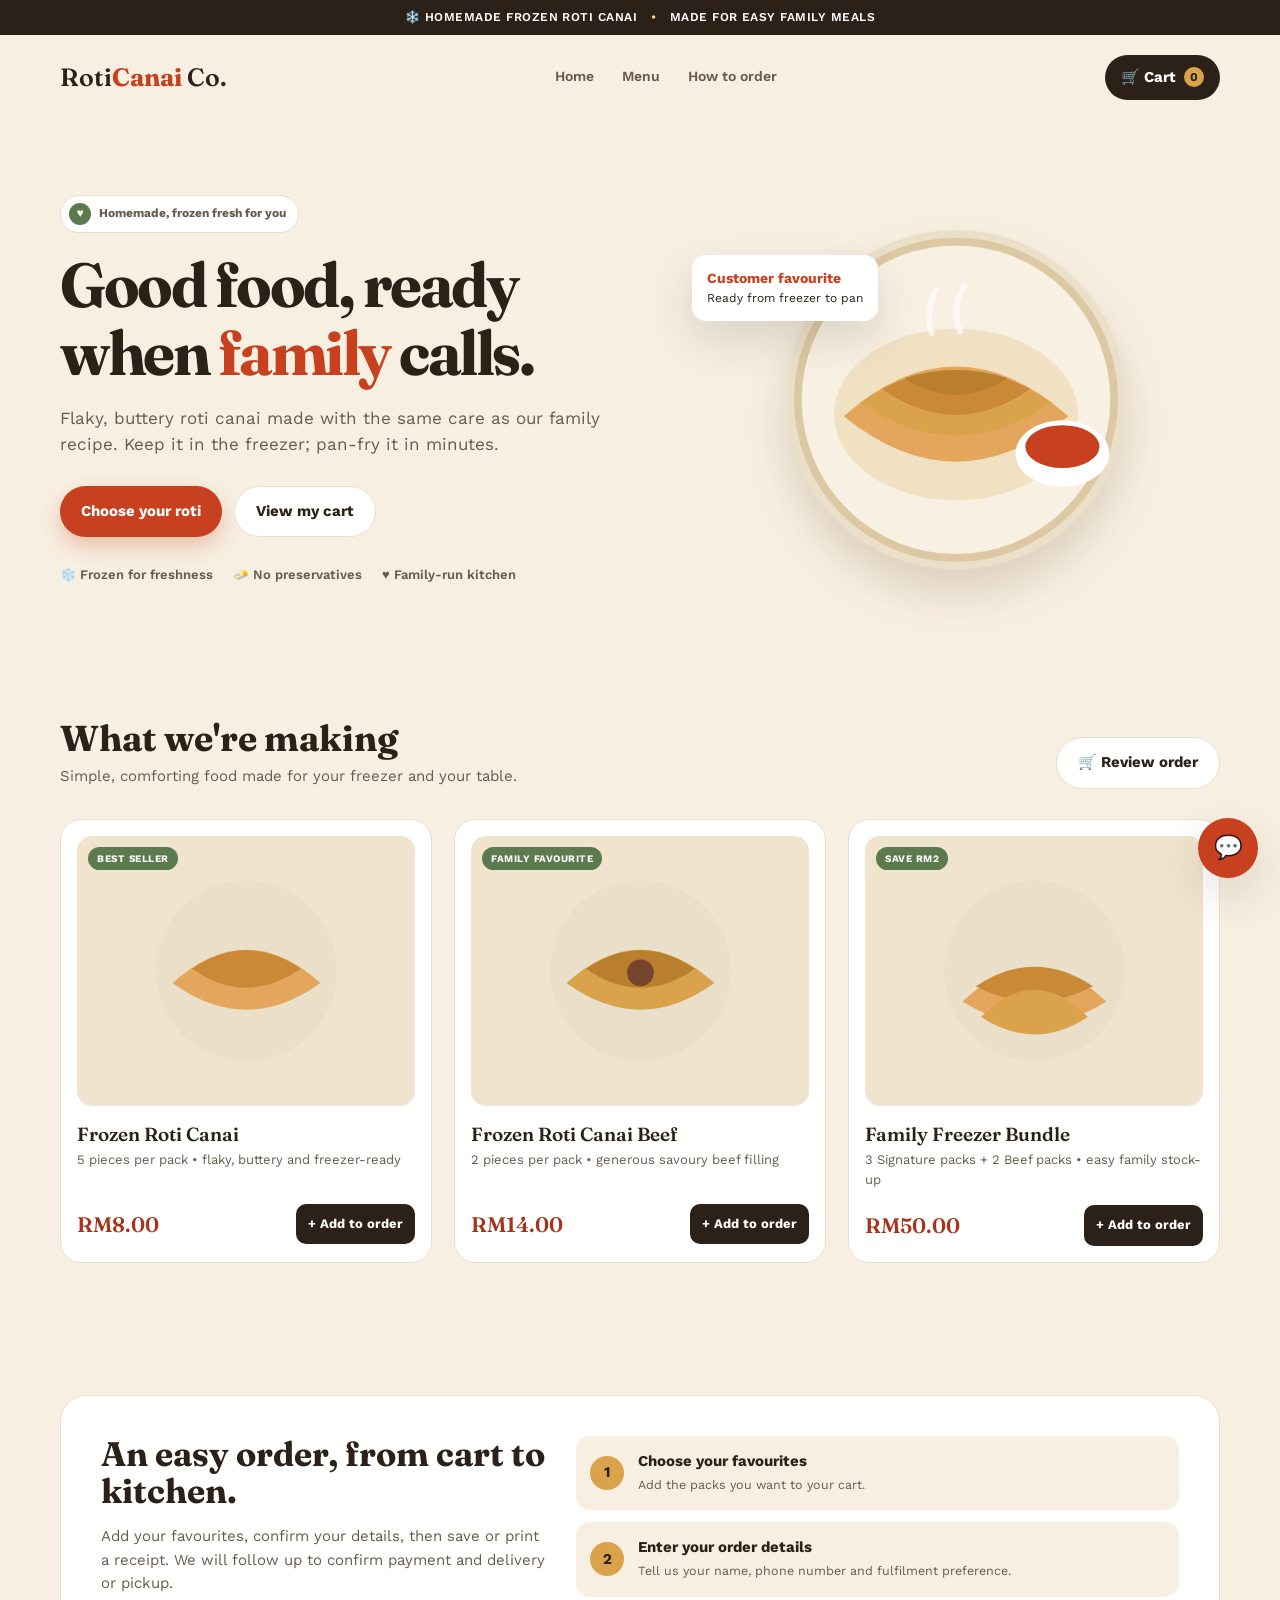
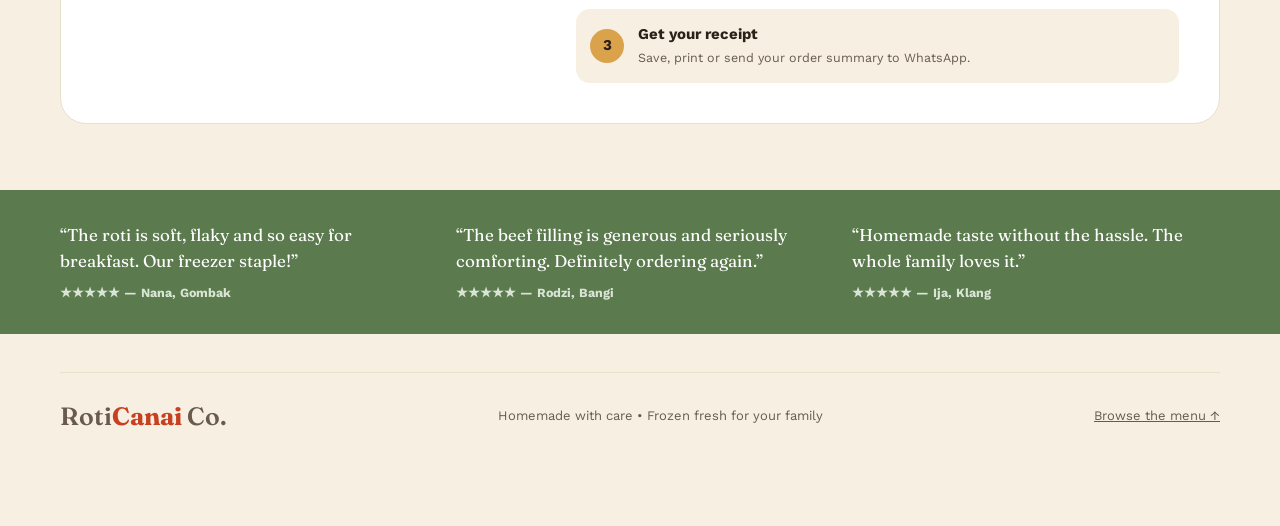
<file: deploy/index-v2.html>
<!doctype html>
<html lang="en">
<head>
  <meta charset="utf-8">
  <meta name="viewport" content="width=device-width, initial-scale=1">
  <meta name="theme-color" content="#c7401f">
  <title>Frozen Roti Co. | Homemade Roti Canai</title>
  <link rel="preconnect" href="https://fonts.googleapis.com">
  <link rel="preconnect" href="https://fonts.gstatic.com" crossorigin>
  <link href="https://fonts.googleapis.com/css2?family=Fraunces:opsz,wght@9..144,500;9..144,600;9..144,700&family=Work+Sans:wght@400;500;600;700&display=swap" rel="stylesheet">
  <style>
    :root{--cream:#f7efe1;--cream-deep:#f0e4ce;--ink:#2b2118;--soft:#685b4e;--gold:#d9a24b;--gold-deep:#b97f2e;--chili:#c7401f;--chili-deep:#a5341a;--leaf:#5b7a4e;--card:#fff;--line:#eadfcb;--shadow:0 18px 45px rgba(43,33,24,.14)}
    *{box-sizing:border-box}html{scroll-behavior:smooth}body{margin:0;background:var(--cream);color:var(--ink);font:15px/1.55 "Work Sans",sans-serif}button,input,textarea,select{font:inherit}button{cursor:pointer}a{color:inherit}.wrap{width:min(1160px,calc(100% - 40px));margin:auto}.topbar{background:var(--ink);color:#fff;font-size:12px;font-weight:600;letter-spacing:.04em;text-align:center;padding:8px 16px}.topbar span{color:#ffd676}header{padding:20px 0;position:sticky;top:0;background:rgba(247,239,225,.92);backdrop-filter:blur(12px);z-index:10;border-bottom:1px solid transparent}header.stuck{border-color:var(--line)}nav{display:flex;align-items:center;justify-content:space-between;gap:20px}.brand{font:600 25px Fraunces,serif;text-decoration:none;white-space:nowrap}.brand b{color:var(--chili)}.navlinks{display:flex;gap:28px;list-style:none;margin:0;padding:0;font-weight:600;font-size:14px;color:var(--soft)}.navlinks a{text-decoration:none}.navlinks a:hover{color:var(--chili)}.cart-button,.button{border:0;border-radius:999px;font-weight:700;display:inline-flex;align-items:center;justify-content:center;gap:8px;text-decoration:none;transition:.18s transform,.18s background}.cart-button{background:var(--ink);color:white;padding:11px 16px}.cart-count{background:var(--gold);color:var(--ink);border-radius:50%;min-width:20px;height:20px;display:grid;place-items:center;font-size:12px}.button{padding:13px 21px}.button:hover,.cart-button:hover{transform:translateY(-2px)}.primary{background:var(--chili);color:#fff;box-shadow:0 9px 20px rgba(199,64,31,.28)}.secondary{border:1px solid var(--line);background:#fff;color:var(--ink)}.hero{display:grid;grid-template-columns:1.05fr .95fr;gap:48px;align-items:center;padding:64px 0 58px}.eyebrow{display:inline-flex;gap:8px;align-items:center;background:#fff;border:1px solid var(--line);padding:7px 12px 7px 8px;border-radius:999px;color:var(--soft);font-size:12px;font-weight:700}.eyebrow i{font-style:normal;background:var(--leaf);color:#fff;width:22px;height:22px;border-radius:50%;display:grid;place-items:center}h1,h2,h3{font-family:Fraunces,serif;line-height:1.1}h1{font-size:clamp(40px,5vw,62px);margin:18px 0;color:var(--ink);letter-spacing:-.04em}h1 em{font-style:normal;color:var(--chili)}.hero p{font-size:17px;color:var(--soft);max-width:52ch}.actions{display:flex;gap:12px;flex-wrap:wrap;margin:28px 0}.trust{display:flex;gap:20px;flex-wrap:wrap;color:var(--soft);font-size:13px;font-weight:600}.hero-art{position:relative;min-height:380px;display:grid;place-items:center;background:radial-gradient(circle at 50% 50%,#f8dfb4 0 35%,transparent 36%)}.plate{width:min(410px,100%);filter:drop-shadow(0 24px 20px rgba(92,61,23,.17))}.badge{position:absolute;background:#fff;padding:13px 15px;border-radius:14px;box-shadow:var(--shadow);font-size:12px;left:0;top:17%;z-index:1}.badge strong{display:block;color:var(--chili);font-size:14px}.section{padding:66px 0}.section-head{display:flex;justify-content:space-between;align-items:end;gap:24px;margin-bottom:30px}.section-head h2{font-size:36px;margin:0 0 7px}.section-head p{margin:0;color:var(--soft)}.products{display:grid;grid-template-columns:repeat(3,1fr);gap:22px}.product{background:var(--card);padding:16px;border:1px solid var(--line);border-radius:21px;display:flex;flex-direction:column;transition:.2s transform,.2s box-shadow}.product:hover{transform:translateY(-5px);box-shadow:var(--shadow)}.thumb{aspect-ratio:1.25;background:var(--cream-deep);border-radius:15px;display:grid;place-items:center;position:relative;overflow:hidden}.thumb svg{width:76%;height:76%}.pill{position:absolute;left:11px;top:11px;background:var(--leaf);color:#fff;border-radius:99px;padding:4px 9px;font-size:10px;font-weight:700;letter-spacing:.05em}.product h3{font:600 19px Fraunces,serif;margin:16px 0 4px}.product p{margin:0;color:var(--soft);font-size:13px;min-height:39px}.price-row{display:flex;align-items:center;justify-content:space-between;gap:10px;margin-top:15px}.price{font:600 21px Fraunces,serif;color:var(--chili-deep)}.add{border:0;background:var(--ink);color:#fff;border-radius:10px;padding:10px 12px;font-size:13px;font-weight:700}.add:hover{background:var(--chili)}.how{display:grid;grid-template-columns:.85fr 1.15fr;gap:30px;align-items:stretch;background:#fff;border:1px solid var(--line);border-radius:26px;padding:40px}.how h2{font-size:34px;margin:0 0 12px}.how p{color:var(--soft)}.steps{display:grid;gap:12px}.step{display:flex;gap:14px;align-items:center;padding:14px;background:var(--cream);border-radius:14px}.number{background:var(--gold);width:34px;height:34px;border-radius:50%;display:grid;place-items:center;font-weight:700;flex:none}.step b{display:block}.step small{color:var(--soft)}.review-strip{background:var(--leaf);color:#fff;padding:32px 0}.reviews{display:grid;grid-template-columns:repeat(3,1fr);gap:28px}.reviews p{margin:0;font-family:Fraunces,serif;font-size:17px}.reviews small{display:block;margin-top:8px;color:#d9e5d4;font-weight:700}footer{padding:38px 0 95px}.foot{display:flex;justify-content:space-between;gap:24px;align-items:center;border-top:1px solid var(--line);padding-top:28px;color:var(--soft);font-size:13px}.drawer-backdrop,.modal-backdrop{position:fixed;inset:0;background:rgba(31,23,16,.48);opacity:0;pointer-events:none;transition:.2s;z-index:20}.drawer-backdrop.show,.modal-backdrop.show{opacity:1;pointer-events:auto}.drawer{position:fixed;right:0;top:0;bottom:0;width:min(440px,100%);background:#fff;z-index:21;transform:translateX(100%);transition:.25s;display:flex;flex-direction:column}.drawer.open{transform:none}.drawer-head{padding:22px;border-bottom:1px solid var(--line);display:flex;justify-content:space-between;align-items:center}.drawer-head h2{margin:0;font-size:25px}.close{border:0;background:var(--cream);width:35px;height:35px;border-radius:50%;font-size:22px}.cart-items{padding:12px 22px;overflow:auto;flex:1}.empty{text-align:center;color:var(--soft);padding:65px 15px}.cart-item{display:grid;grid-template-columns:1fr auto;gap:8px;border-bottom:1px solid var(--line);padding:15px 0}.cart-item b{font-family:Fraunces,serif}.cart-item small{color:var(--soft)}.qty{display:flex;align-items:center;gap:7px;margin-top:8px}.qty button{width:27px;height:27px;border:1px solid var(--line);background:#fff;border-radius:7px}.remove{border:0;background:none;color:var(--chili);font-size:12px;padding:0}.cart-footer{padding:18px 22px 24px;border-top:1px solid var(--line)}.total{display:flex;justify-content:space-between;font:600 20px Fraunces,serif;margin-bottom:14px}.wide{width:100%}.checkout{display:none;padding:18px 22px 25px;border-top:1px solid var(--line);background:var(--cream)}.checkout.show{display:block}.checkout h3{margin:0 0 12px;font-size:21px}.field{display:grid;gap:5px;margin:9px 0}.field label{font-size:12px;font-weight:700;color:var(--soft)}.field input,.field textarea,.field select{border:1px solid var(--line);padding:10px;border-radius:9px;background:#fff;width:100%}.modal{position:fixed;z-index:30;inset:0;display:grid;place-items:center;padding:20px;opacity:0;pointer-events:none;transition:.2s}.modal.show{opacity:1;pointer-events:auto}.receipt{background:#fff;width:min(500px,100%);border-radius:20px;padding:28px;box-shadow:var(--shadow);max-height:90vh;overflow:auto}.receipt h2{text-align:center;margin:0}.receipt .sub{text-align:center;color:var(--soft);font-size:12px}.receipt-lines{border-top:1px dashed var(--soft);border-bottom:1px dashed var(--soft);padding:13px 0;margin:18px 0}.receipt-line{display:flex;justify-content:space-between;gap:10px;margin:7px 0}.receipt-total{font:600 22px Fraunces,serif}.receipt-actions{display:flex;gap:10px;margin-top:20px}.hidden{display:none!important}@media(max-width:800px){.navlinks{display:none}.hero{grid-template-columns:1fr;padding-top:40px}.hero-art{order:-1;min-height:280px}.badge{left:4%;top:8%}.products{grid-template-columns:1fr 1fr}.how{grid-template-columns:1fr;padding:28px}.reviews{grid-template-columns:1fr}.reviews p:not(:first-child){display:none}}@media(max-width:520px){.wrap{width:min(100% - 28px,1160px)}header{padding:14px 0}.brand{font-size:20px}.cart-button{padding:9px 12px}.hero{padding:30px 0 42px}.hero-art{min-height:240px}.section{padding:46px 0}.section-head h2{font-size:28px}.products{grid-template-columns:1fr}.product{display:flex;flex-direction:column}.thumb{aspect-ratio:2.4;min-height:unset;width:100%}.product h3{margin:14px 0 4px;font-size:18px}.product p{min-height:0;font-size:13px}.price-row{margin-top:10px}.how{padding:20px;grid-template-columns:1fr}.foot{align-items:flex-start;flex-direction:column}.receipt-actions{flex-direction:column}}@media print{body>*:not(.modal){display:none!important}.modal{position:static!important;display:block!important;opacity:1!important;padding:0!important}.modal-backdrop,.receipt-actions,.close{display:none!important}.receipt{box-shadow:none!important;width:100%!important;max-height:none!important}}
    /* AI assistant */
    .chat-fab{position:fixed;right:22px;bottom:22px;width:60px;height:60px;border:0;border-radius:50%;background:var(--chili);color:#fff;box-shadow:var(--shadow);z-index:15;font-size:23px;transition:.2s transform}.chat-fab:hover{transform:scale(1.06)}.chatbox{position:fixed;right:22px;bottom:94px;width:min(370px,calc(100vw - 28px));height:min(560px,calc(100vh - 120px));background:#fff;border-radius:20px;box-shadow:var(--shadow);z-index:15;overflow:hidden;display:flex;flex-direction:column;opacity:0;pointer-events:none;transform:translateY(14px) scale(.98);transition:.22s}.chatbox.open{opacity:1;pointer-events:auto;transform:none}.chat-head{background:linear-gradient(135deg,var(--chili),var(--chili-deep));color:#fff;padding:16px;display:flex;align-items:center;gap:11px}.chat-avatar{width:39px;height:39px;border-radius:50%;background:rgba(255,255,255,.2);display:grid;place-items:center;font-size:20px}.chat-head b{display:block;font-family:Fraunces,serif;font-size:16px}.chat-head small{font-size:11px;opacity:.9}.chat-head small::before{content:'●';color:#8cffaa;margin-right:5px}.chat-close{margin-left:auto;border:0;background:rgba(255,255,255,.18);color:#fff;border-radius:50%;width:30px;height:30px;font-size:18px}.chat-chips{display:flex;gap:7px;padding:10px;overflow:auto;background:var(--cream);border-bottom:1px solid var(--line)}.chat-chips button{border:1px solid var(--line);background:#fff;border-radius:999px;white-space:nowrap;padding:7px 10px;color:var(--chili-deep);font-weight:700;font-size:11px}.chat-messages{flex:1;overflow:auto;padding:15px;display:flex;flex-direction:column;gap:9px;background:#fffdfa}.message{display:flex}.message.user{justify-content:flex-end}.bubble{padding:10px 13px;max-width:82%;border-radius:15px;font-size:13px;white-space:pre-wrap}.bot .bubble{background:var(--cream-deep);border-bottom-left-radius:3px}.user .bubble{background:var(--chili);color:#fff;border-bottom-right-radius:3px}.chat-foot{display:flex;gap:8px;padding:10px;border-top:1px solid var(--line)}.chat-foot input{border:1px solid var(--line);border-radius:999px;padding:10px 14px;flex:1;min-width:0}.chat-send{border:0;border-radius:50%;width:40px;height:40px;background:var(--chili);color:#fff;font-weight:700}@media(max-width:520px){.chat-fab{right:14px;bottom:14px}.chatbox{right:14px;bottom:84px;width:calc(100vw - 28px)}}
    @media(max-width:520px){.drawer{width:100%;top:auto;height:min(88vh,720px);border-radius:22px 22px 0 0}.cart-items{padding-bottom:4px}}
</style>
</head>
<body>
  <div class="topbar">❄️ HOMEMADE FROZEN ROTI CANAI &nbsp; <span>•</span> &nbsp; MADE FOR EASY FAMILY MEALS</div>
  <header id="siteHeader"><nav class="wrap"><a class="brand" href="#home">Roti<b>Canai</b> Co.</a><ul class="navlinks"><li><a href="#home">Home</a></li><li><a href="#menu">Menu</a></li><li><a href="#how">How to order</a></li></ul><button class="cart-button" id="openCart" aria-label="Open shopping cart">🛒 Cart <span class="cart-count" id="cartCount">0</span></button></nav></header>
  <main>
    <section class="wrap hero" id="home"><div><span class="eyebrow"><i>♥</i> Homemade, frozen fresh for you</span><h1>Good food, ready when <em>family</em> calls.</h1><p>Flaky, buttery roti canai made with the same care as our family recipe. Keep it in the freezer; pan-fry it in minutes.</p><div class="actions"><a class="button primary" href="#menu">Choose your roti</a><button class="button secondary" id="heroCart">View my cart</button></div><div class="trust"><span>❄️ Frozen for freshness</span><span>🧈 No preservatives</span><span>♥ Family-run kitchen</span></div></div><div class="hero-art"><div class="badge"><strong>Customer favourite</strong>Ready from freezer to pan</div><svg class="plate" viewBox="0 0 420 420" role="img" aria-label="Illustration of roti canai on a plate"><circle cx="210" cy="220" r="174" fill="#eadfc8"/><circle cx="210" cy="220" r="162" fill="#f8f0e2" stroke="#dcc9a3" stroke-width="8"/><ellipse cx="210" cy="235" rx="125" ry="88" fill="#f1e1c3"/><path d="M95 237 Q210 135 325 237 Q210 330 95 237Z" fill="#e3a65c"/><path d="M112 223 Q210 155 308 223 Q210 290 112 223Z" fill="#d9a24b"/><path d="M134 209 Q210 171 286 209 Q210 262 134 209Z" fill="#c98936"/><path d="M157 198 Q210 181 263 198 Q210 232 157 198Z" fill="#b97f2e"/><path d="M185 152 Q178 128 190 107M214 150 Q205 127 218 104" stroke="#fff" stroke-width="6" fill="none" stroke-linecap="round" opacity=".65"/><ellipse cx="319" cy="275" rx="48" ry="34" fill="#fff"/><ellipse cx="319" cy="268" rx="38" ry="22" fill="#c7401f"/></svg></div></section>
    <section class="wrap section" id="menu"><div class="section-head"><div><h2>What we're making</h2><p>Simple, comforting food made for your freezer and your table.</p></div><button class="button secondary" id="menuCart">🛒 Review order</button></div><div class="products" id="productGrid"></div></section>
    <section class="wrap section" id="how"><div class="how"><div><h2>An easy order, from cart to kitchen.</h2><p>Add your favourites, confirm your details, then save or print a receipt. We will follow up to confirm payment and delivery or pickup.</p></div><div class="steps"><div class="step"><span class="number">1</span><div><b>Choose your favourites</b><small>Add the packs you want to your cart.</small></div></div><div class="step"><span class="number">2</span><div><b>Enter your order details</b><small>Tell us your name, phone number and fulfilment preference.</small></div></div><div class="step"><span class="number">3</span><div><b>Get your receipt</b><small>Save, print or send your order summary to WhatsApp.</small></div></div></div></div></section>
    <section class="review-strip"><div class="wrap reviews"><div><p>“The roti is soft, flaky and so easy for breakfast. Our freezer staple!”</p><small>★★★★★ — Nana, Gombak</small></div><div><p>“The beef filling is generous and seriously comforting. Definitely ordering again.”</p><small>★★★★★ — Rodzi, Bangi</small></div><div><p>“Homemade taste without the hassle. The whole family loves it.”</p><small>★★★★★ — Ija, Klang</small></div></div></section>
  </main>
  <footer class="wrap"><div class="foot"><a class="brand" href="#home">Roti<b>Canai</b> Co.</a><span>Homemade with care • Frozen fresh for your family</span><a href="#menu">Browse the menu ↑</a></div></footer>
  <div class="drawer-backdrop" id="drawerBackdrop"></div><aside class="drawer" id="drawer" aria-label="Shopping cart" aria-hidden="true"><div class="drawer-head"><h2>Your order</h2><button class="close" id="closeCart" aria-label="Close cart">×</button></div><div class="cart-items" id="cartItems"></div><div class="cart-footer"><div class="total"><span>Subtotal</span><span id="cartTotal">RM0.00</span></div><button class="button primary wide" id="startCheckout">Continue to details</button></div><form class="checkout" id="checkoutForm"><h3>Your order details</h3><div class="field"><label for="name">Name</label><input id="name" name="name" required placeholder="Your name"></div><div class="field"><label for="phone">Phone / WhatsApp</label><input id="phone" name="phone" required inputmode="tel" placeholder="01X-XXXXXXX"></div><div class="field"><label for="fulfilment">How would you like it?</label><select id="fulfilment" name="fulfilment"><option>Self pickup</option><option>Delivery</option></select></div><div class="field"><label for="notes">Notes (optional)</label><textarea id="notes" name="notes" rows="2" placeholder="Preferred time, delivery area, or special request"></textarea></div><button class="button primary wide" type="submit">Create receipt</button></form></aside>
  <div class="modal-backdrop" id="modalBackdrop"></div><div class="modal" id="receiptModal" role="dialog" aria-modal="true" aria-label="Order receipt"><article class="receipt"><button class="close" id="closeReceipt" aria-label="Close receipt" style="float:right">×</button><h2>Roti<span style="color:var(--chili)">Canai</span> Co.</h2><p class="sub">ORDER RECEIPT • <span id="receiptNumber"></span></p><div id="receiptCustomer"></div><div class="receipt-lines" id="receiptLines"></div><div class="receipt-line receipt-total"><span>Total</span><span id="receiptTotal"></span></div><p class="sub" style="text-align:left;margin-top:18px">Thank you for supporting our family kitchen. We will confirm your order details, payment and delivery / pickup shortly.</p><div class="receipt-actions"><button class="button secondary wide" id="printReceipt">🖨 Print receipt</button><button class="button primary wide" id="whatsappReceipt">💬 Send to WhatsApp</button></div></article></div>
  <button class="chat-fab" id="chatFab" aria-label="Open AI assistant">💬</button><section class="chatbox" id="chatbox" aria-label="AI customer service chat"><div class="chat-head"><span class="chat-avatar">🥟</span><div><b>Roti Helper</b><small>Online assistant</small></div><button class="chat-close" id="chatClose" aria-label="Close chat">×</button></div><div class="chat-chips"><button data-chat="What is on the menu?">📋 Menu & prices</button><button data-chat="How does delivery work?">🚚 Delivery</button></div><div class="chat-messages" id="chatMessages"></div><form class="chat-foot" id="chatForm"><input id="chatInput" autocomplete="off" placeholder="Ask about our roti..." aria-label="Chat message"><button class="chat-send" aria-label="Send message">➤</button></form></section>
  <script>
    const products=[{id:'signature',name:'Frozen Roti Canai',detail:'5 pieces per pack • flaky, buttery and freezer-ready',price:8,badge:'BEST SELLER',art:'<circle cx="100" cy="100" r="88" fill="#eadfc8"/><path d="M28 112Q100 47 172 112Q100 164 28 112Z" fill="#e3a65c"/><path d="M47 98Q100 62 153 98Q100 135 47 98Z" fill="#c98936"/>'},{id:'beef',name:'Frozen Roti Canai Beef',detail:'2 pieces per pack • generous savoury beef filling',price:14,badge:'FAMILY FAVOURITE',art:'<circle cx="100" cy="100" r="88" fill="#eadfc8"/><path d="M28 112Q100 47 172 112Q100 164 28 112Z" fill="#d9a24b"/><path d="M47 98Q100 62 153 98Q100 135 47 98Z" fill="#b97f2e"/><circle cx="100" cy="102" r="13" fill="#74452c"/>'},{id:'bundle',name:'Family Freezer Bundle',detail:'3 Signature packs + 2 Beef packs • easy family stock-up',price:50,badge:'SAVE RM2',art:'<circle cx="100" cy="100" r="88" fill="#eadfc8"/><path d="M30 130Q100 63 170 130Q100 174 30 130Z" fill="#e3a65c"/><path d="M43 115Q100 77 157 115Q100 145 43 115Z" fill="#c98936"/><path d="M48 145Q100 92 152 145Q100 179 48 145Z" fill="#d9a24b"/>'}];
    const cart=Object.fromEntries(Object.entries(JSON.parse(localStorage.getItem('rotiCartV2')||'{}')).filter(([id])=>products.some(p=>p.id===id)));let lastReceipt=null;const money=n=>'RM'+n.toFixed(2);const byId=id=>products.find(p=>p.id===id);const grid=document.getElementById('productGrid');
    grid.innerHTML=products.map(p=>`<article class="product"><div class="thumb"><span class="pill">${p.badge}</span><svg viewBox="0 0 200 200" aria-hidden="true">${p.art}</svg></div><h3>${p.name}</h3><p>${p.detail}</p><div class="price-row"><span class="price">${money(p.price)}</span><button class="add" data-add="${p.id}">+ Add to order</button></div></article>`).join('');
    function total(){return Object.entries(cart).reduce((s,[id,q])=>s+byId(id).price*q,0)}function save(){localStorage.setItem('rotiCartV2',JSON.stringify(cart))}function render(){const entries=Object.entries(cart).filter(([,q])=>q>0),displayProducts=products.filter(p=>p.id!=='bundle'||(cart[p.id]||0)>0);document.getElementById('cartCount').textContent=entries.reduce((s,[,q])=>s+q,0);document.getElementById('cartTotal').textContent=money(total());document.getElementById('startCheckout').disabled=!entries.length;document.getElementById('cartItems').innerHTML=displayProducts.map(p=>{const q=cart[p.id]||0,isBundle=p.id==='bundle';return `<div class="cart-item"><div><b>${p.name}</b><br><small>${money(p.price)} per ${isBundle?'bundle':'pack'}</small><div class="qty"><button data-change="${p.id}" data-delta="-1" aria-label="Decrease quantity" ${q===0?'disabled':''}>−</button><b>${q}</b><button data-change="${p.id}" data-delta="1" aria-label="Increase quantity">+</button></div></div><div style="text-align:right"><b>${money(p.price*q)}</b>${q>0?`<br><button class="remove" data-remove="${p.id}">Remove</button>`:''}</div></div>`}).join('');save()}function add(id){cart[id]=(cart[id]||0)+1;render();openDrawer()}function openDrawer(){drawer.classList.add('open');drawerBackdrop.classList.add('show');drawer.setAttribute('aria-hidden','false')}function closeDrawer(){drawer.classList.remove('open');drawerBackdrop.classList.remove('show');drawer.setAttribute('aria-hidden','true')}
    const drawer=document.getElementById('drawer'),drawerBackdrop=document.getElementById('drawerBackdrop');document.addEventListener('click',e=>{const id=e.target.dataset.add;if(id)add(id);const change=e.target.dataset.change;if(change){cart[change]=Math.max(0,(cart[change]||0)+Number(e.target.dataset.delta));if(!cart[change])delete cart[change];render()}const remove=e.target.dataset.remove;if(remove){delete cart[remove];render()}});document.getElementById('openCart').onclick=openDrawer;document.getElementById('heroCart').onclick=openDrawer;document.getElementById('menuCart').onclick=openDrawer;document.getElementById('closeCart').onclick=closeDrawer;drawerBackdrop.onclick=closeDrawer;document.getElementById('startCheckout').onclick=()=>document.getElementById('checkoutForm').classList.add('show');
    document.getElementById('checkoutForm').onsubmit=e=>{e.preventDefault();if(!Object.keys(cart).length)return;const d=Object.fromEntries(new FormData(e.target));lastReceipt={...d,items:Object.entries(cart).map(([id,q])=>({...byId(id),q})),total:total(),number:'RC-'+Date.now().toString().slice(-6)};document.getElementById('receiptNumber').textContent=lastReceipt.number;document.getElementById('receiptCustomer').innerHTML=`<p><b>${d.name}</b><br><small>${d.phone} • ${d.fulfilment}${d.notes?'<br>Note: '+d.notes:''}</small></p>`;document.getElementById('receiptLines').innerHTML=lastReceipt.items.map(i=>`<div class="receipt-line"><span>${i.name} × ${i.q}</span><span>${money(i.price*i.q)}</span></div>`).join('');document.getElementById('receiptTotal').textContent=money(lastReceipt.total);closeDrawer();document.getElementById('receiptModal').classList.add('show');document.getElementById('modalBackdrop').classList.add('show')};function closeReceipt(){document.getElementById('receiptModal').classList.remove('show');document.getElementById('modalBackdrop').classList.remove('show')}document.getElementById('closeReceipt').onclick=closeReceipt;document.getElementById('modalBackdrop').onclick=closeReceipt;document.getElementById('printReceipt').onclick=()=>window.print();document.getElementById('whatsappReceipt').onclick=()=>{if(!lastReceipt)return;const lines=lastReceipt.items.map(i=>`• ${i.name} x${i.q} — ${money(i.price*i.q)}`).join('\n');const text=`Hi! Here is my order (${lastReceipt.number}):\n${lines}\n\nTotal: ${money(lastReceipt.total)}\nName: ${lastReceipt.name}\nPhone: ${lastReceipt.phone}\nFulfilment: ${lastReceipt.fulfilment}${lastReceipt.notes?'\nNotes: '+lastReceipt.notes:''}`;window.open('https://wa.me/60198858627?text='+encodeURIComponent(text),'_blank','noopener')};window.addEventListener('scroll',()=>document.getElementById('siteHeader').classList.toggle('stuck',scrollY>10));render();
  </script>
  <script>
    // Set this to the public URL of deploy/backend when it is deployed.
    const CHAT_API_URL = window.ROTI_CHAT_API_URL || 'https://roti-canai-project.onrender.com/chat';
    fetch('https://roti-canai-project.onrender.com/').catch(()=>{});
    const chatbox=document.getElementById('chatbox'),chatMessages=document.getElementById('chatMessages'),chatInput=document.getElementById('chatInput');
    function addChat(text,who='bot'){const row=document.createElement('div');row.className='message '+who;const bubble=document.createElement('div');bubble.className='bubble';bubble.textContent=text;row.appendChild(bubble);chatMessages.appendChild(row);chatMessages.scrollTop=chatMessages.scrollHeight;return row}
    function toggleChat(force){const open=force===undefined?!chatbox.classList.contains('open'):force;chatbox.classList.toggle('open',open);document.getElementById('chatFab').textContent=open?'×':'💬';if(open&&!chatMessages.children.length)addChat('Hello! I’m the Roti Helper. Ask me about our menu, prices, delivery or how to prepare your roti.');if(open)chatInput.focus()}
    async function sendChat(message){const text=(message||chatInput.value).trim();if(!text)return;addChat(text,'user');chatInput.value='';const loading=addChat('Typing...');try{if(CHAT_API_URL.includes('REPLACE-WITH'))throw new Error('Chat service has not been configured');const response=await fetch(CHAT_API_URL,{method:'POST',headers:{'Content-Type':'application/json'},body:JSON.stringify({message:text})});if(!response.ok)throw new Error('Chat service unavailable');const data=await response.json();loading.remove();addChat(data.reply||'Sorry, I could not answer that. Please contact us on WhatsApp for help.')}catch(error){loading.remove();addChat('Our AI helper is temporarily unavailable. Please message us on WhatsApp at +6019-885-8627 and we will help you right away.')}}
    document.getElementById('chatFab').onclick=()=>toggleChat();document.getElementById('chatClose').onclick=()=>toggleChat(false);document.getElementById('chatForm').onsubmit=e=>{e.preventDefault();sendChat()};document.querySelectorAll('[data-chat]').forEach(button=>button.onclick=()=>sendChat(button.dataset.chat));
  </script>
</body>
</html>
</file>
